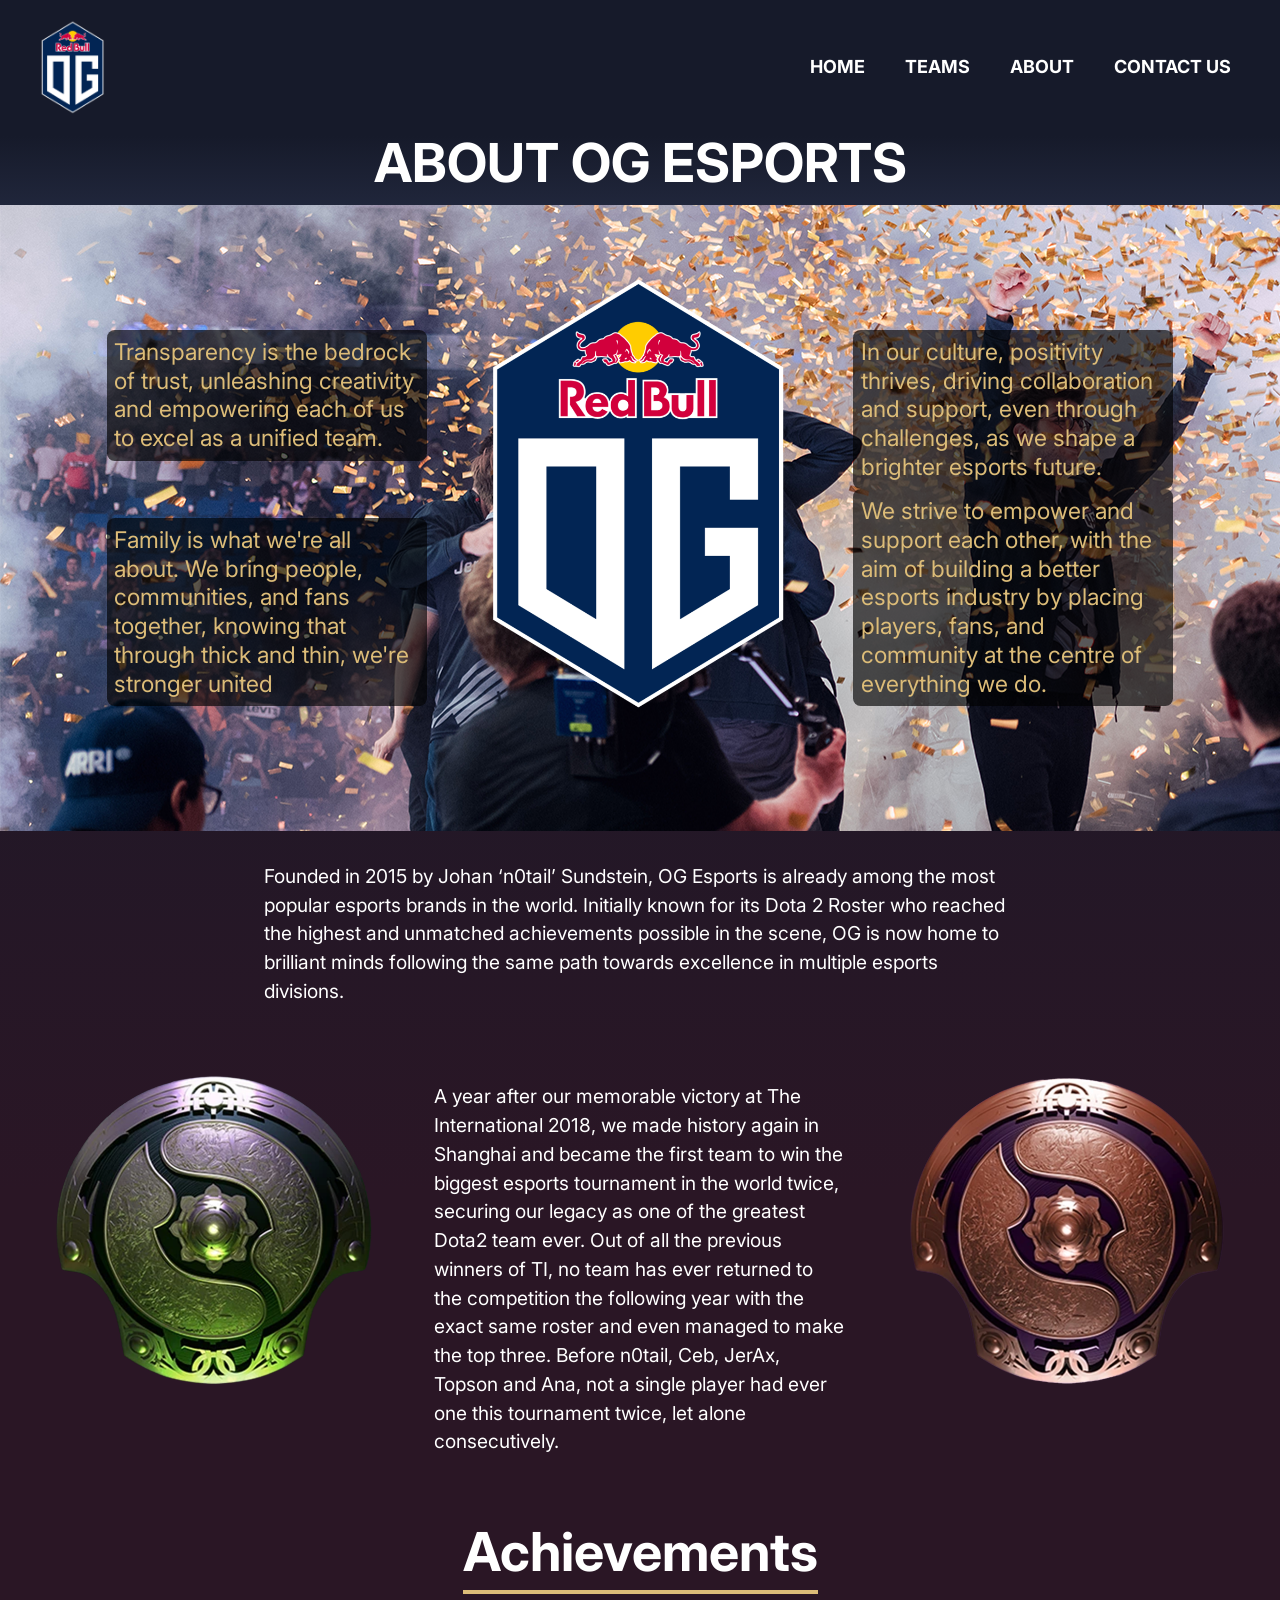
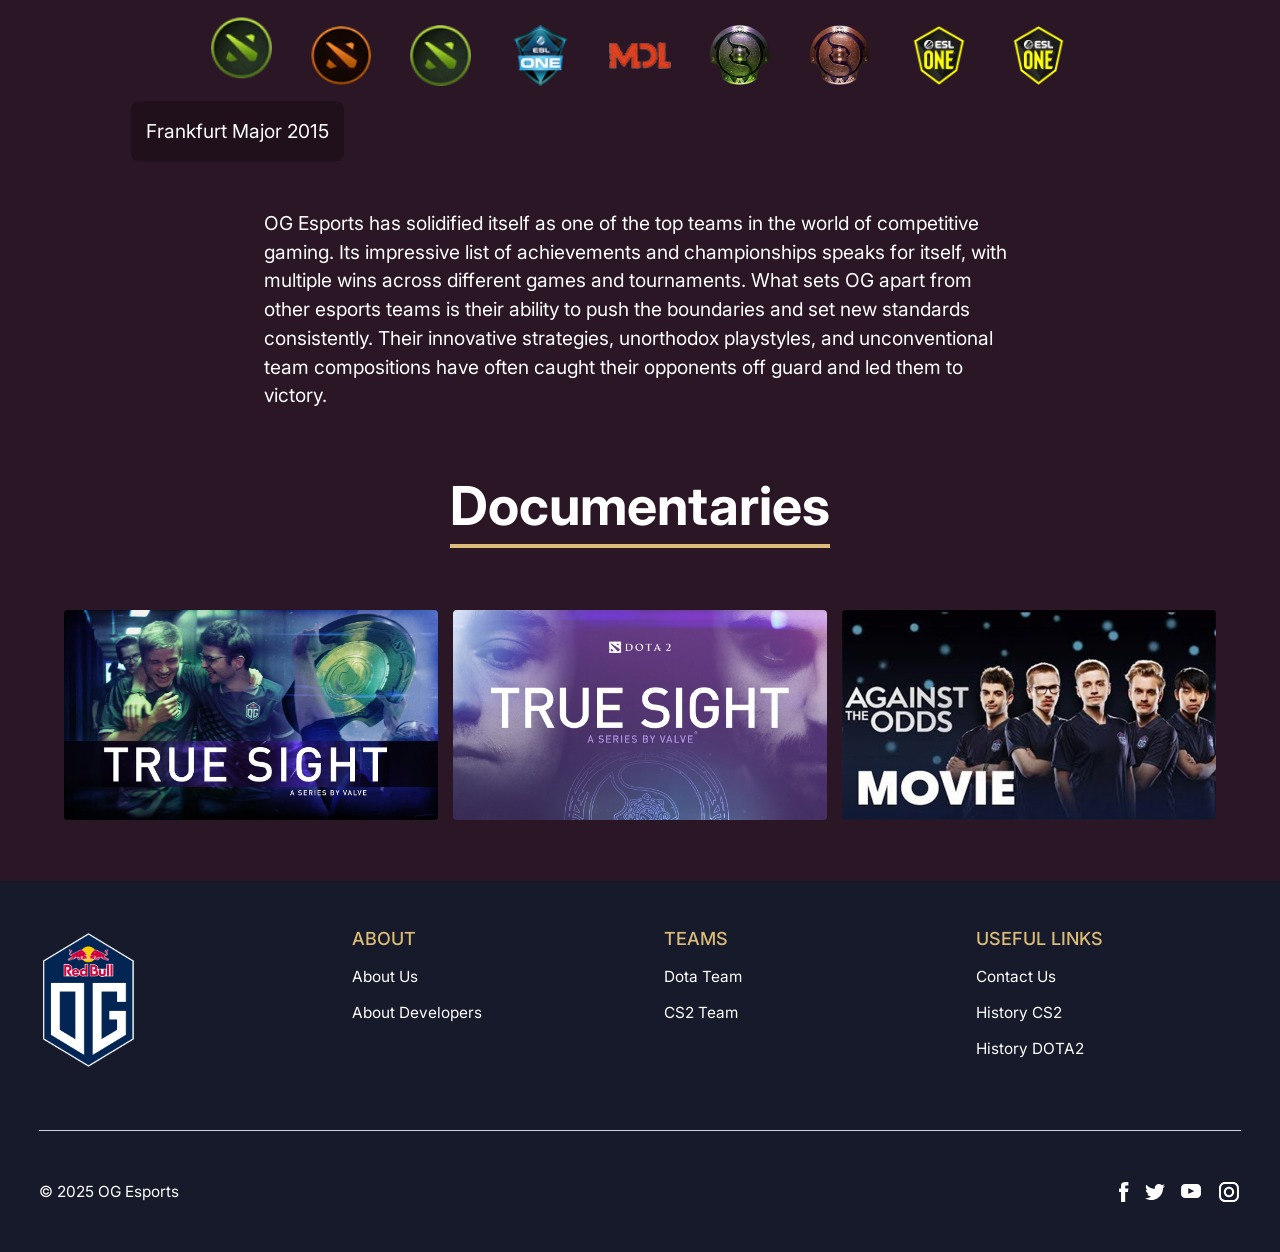
<file: about.html>
<!DOCTYPE html>
<html lang="en">
<head>
    <meta charset="UTF-8">
    <meta name="viewport" content="width=device-width, initial-scale=1.0">
    <title>About Us</title>
    <link rel="stylesheet" href="style.css">
    <link rel="icon" type="image/x-icon" href="media/og_logo_square_small.png">
</head>
<body class="preload">
    <div class="wrapper">
        <header id="header" class="header">
            <div class="header__container">
                <a href="index.html" class="header__logo">
                    <img src="media/og_logo_2020.png" alt="logo">
                </a>
                <nav class="header__navbar navbar-header">
                    <ul class="navbar-header__list list-navbar-header">
                        <li class="list-navbar-header__item">
                            <a href="./index.html" class="list-navbar-header__link">Home</a>
                        </li>
                        <li class="list-navbar-header__item">
                            <a href="./teams_frontpage.html" class="list-navbar-header__link">Teams</a>
                        </li>
                        <li class="list-navbar-header__item">
                            <span class="list-navbar-header__link">About</span>
                            <ul class="header__bottom-list">
                                <li class="header__bottom-list-item">
                                    <a class="header__bottom-list-link" href="./about.html">About Us</a>
                                </li>
                                <li class="header__bottom-list-item">
                                    <a class="header__bottom-list-link" href="aboutDevelopers.html">About Devs</a>
                                </li>
                                <li class="header__bottom-list-item">
                                    <a class="header__bottom-list-link" href="./history_cs.html">History CS2</a>
                                </li>
                                <li class="header__bottom-list-item">
                                    <a class="header__bottom-list-link" href="./history.html">History DOTA2</a>
                                </li>
                            </ul>
                        </li>
                        <li class="list-navbar-header__item">
                            <a href="./contacts.html" class="list-navbar-header__link">Contact us</a>
                        </li>
                    </ul>
                </nav>
                <button class="icon-menu"><span></span></button>
            </div>
        </header>
    
        <main>
            <header id="about_header">
                <h1>About OG Esports</h1>
                </header>
                <div id="about_top_wrap">
                    <div id="about_top_side_left">
                        <p>Transparency is the bedrock of trust, unleashing creativity and empowering each of us to excel as a unified team.</p>
                        <p>Family is what we're all about. We bring people, communities, and fans together, knowing that through thick and thin, we're stronger united</p>
                    </div>
                    <img src="media/og_logo_2020.png" alt="">
                    <div id="about_top_side_right">
                        <p>In our culture, positivity thrives, driving collaboration and support, even through challenges, as we shape a brighter esports future.</p>
                        <p>We strive to empower and support each other, with the aim of building a better esports industry by placing players, fans, and community at the centre of everything we do.</p>
                    </div>
                </div>
                <div class="main_gradient">
                <div id="about_mid_wrap">
                    <p>Founded in 2015 by Johan ‘n0tail’ Sundstein, OG Esports is already among the most popular esports brands in the world. Initially known for its Dota 2 Roster who reached the highest and unmatched achievements possible in the scene, OG is now home to brilliant minds following the same path towards excellence in multiple esports divisions.</p>
                    <div id="about_mid_inner_wrap">
                        <img src="media/aegis8.png" alt="">
                        <p>A year after our memorable victory at The International 2018, we made history again in Shanghai and became the first team to win the biggest esports tournament in the world twice, securing our legacy as one of the greatest Dota2 team ever. Out of all the previous winners of TI, no team has ever returned to the competition the following year with the exact same roster and even managed to make the top three. Before n0tail, Ceb, JerAx, Topson and Ana, not a single player had ever one this tournament twice, let alone consecutively.</p>
                        <img src="media/aegis9.png" alt="">
                    </div>
                    <div class="history_title">
                        <h2>Achievements</h2>
                    </div>
                    <div id="achievements_wrap">
                        <div>
                            <img src="media/major_1.png" alt="" class="achievements_img" id="about_image_first">
                            <p class="achievements_dropdown">Frankfurt Major 2015</p>
                        </div>
                        <div>
                            <img src="media/major_2.png" alt="" class="achievements_img">
                            <p class="achievements_dropdown">Manila Major 2016</p>
                        </div>
                        <div>
                            <img src="media/major_1.png" alt="" class="achievements_img">
                            <p class="achievements_dropdown">Boston Major 2016</p>
                        </div>
                        <div>
                            <img src="media/major_3.png" alt="" class="achievements_img">
                            <p class="achievements_dropdown">Kiyv Major 2017</p>
                        </div>
                        <div>
                            <img src="media/mdl.png" alt="" class="achievements_img">
                            <p class="achievements_dropdown">MDL Macau 2017</p>
                        </div>
                        <div>
                            <img src="media/aegis8.png" alt="" class="achievements_img">
                            <p class="achievements_dropdown">The international 2018</p>
                        </div>
                        <div>
                            <img src="media/aegis9.png" alt="" class="achievements_img">
                            <p class="achievements_dropdown">The international 2019</p>
                        </div>
                        <div>
                            <img src="media/ESL_One.png" alt="" class="achievements_img">
                            <p class="achievements_dropdown">ESL One Stockholm Major 2022</p>
                        </div>
                        <div>
                            <img src="media/ESL_One.png" alt="" class="achievements_img">
                            <p class="achievements_dropdown">ESL One Malaysia 2022</p>
                        </div>
                    </div>
                    <p>OG Esports has solidified itself as one of the top teams in the world of competitive gaming. Its impressive list of achievements and championships speaks for itself, with multiple wins across different games and tournaments. What sets OG apart from other esports teams is their ability to push the boundaries and set new standards consistently. Their innovative strategies, unorthodox playstyles, and unconventional team compositions have often caught their opponents off guard and led them to victory.

</p>
                    <div class="history_title">
                        <h2>Documentaries</h2>
                    </div>
                    <div id="doc_wrap">
                        <a href="https://www.youtube.com/watch?v=Bv4CqIxqTMA"><img src="media/ts1.jpg" alt=""></a>
                        <a href="https://www.youtube.com/watch?v=ceQ2XFS1tUo"><img src="media/ts2.jpg" alt=""></a>
                        <a href="https://www.youtube.com/watch?v=bdgTa9ni4S8"><img src="media/ts3.jpg" alt=""></a>
                    </div>
                </div>
            </div>
        </main>
    
        <footer class="footer">
            <div class="footer__container">
                <div class="footer__top top-footer">
                    <div class="top-footer__items">
                        <a href="index.html" class="top-footer__logo">
                            <img src="media/og_logo_2020.png" alt="logo">
                        </a>
                        <div class="top-footer__item">
                            <h4 class="top-footer__title">about</h4>
                            <ul class="top-footer__list list-top-footer">
                                <li class="list-top-footer__item">
                                    <a href="./about.html" class="list-top-footer__link">about us</a>
                                </li>
                                <li class="list-top-footer__item">
                                    <a href="aboutDevelopers.html" class="list-top-footer__link">about developers</a>
                                </li>
                            </ul>
                        </div>
                        <div class="top-footer__item">
                            <h4 class="top-footer__title">teams</h4>
                            <ul class="top-footer__list list-top-footer">
                                <li class="list-top-footer__item">
                                    <a href="./teams_dota2.html" class="list-top-footer__link">dota team</a>
                                </li>
                                <li class="list-top-footer__item">
                                    <a href="./teams_cs2.html" class="list-top-footer__link">CS2 team</a>
                                </li>
                            </ul>
                        </div>
                        <div class="top-footer__item">
                            <h4 class="top-footer__title">useful links</h4>
                            <ul class="top-footer__list list-top-footer">
                                <li class="list-top-footer__item">
                                    <a href="./contacts.html" class="list-top-footer__link">Contact us</a>
                                </li>
                                <li class="list-top-footer__item">
                                    <a href="./history_cs.html" class="list-top-footer__link">History CS2</a>
                                </li>
                                <li class="list-top-footer__item">
                                    <a href="./history.html" class="list-top-footer__link">History DOTA2</a>
                                </li>
                            </ul>
                        </div>
                    </div>
                </div>
                <div class="footer__bottom bottom-footer">
                    <div class="bottom-footer__privacy">&copy; 2025 OG Esports</div>
                    <ul class="bottom-footer__list list-bottom-footer">
                        <li class="list-bottom-footer__item">
                            <a href="https://www.facebook.com/OGDota2/" class="list-bottom-footer__link">
                                <img src="media/facebook.svg" alt="facebook">
                            </a>
                        </li>
                        <li class="list-bottom-footer__item">
                            <a href="https://x.com/ogesports" class="list-bottom-footer__link">
                                <img src="media/twitter.svg" alt="twitter">
                            </a>
                        </li>
                        <li class="list-bottom-footer__item">
                            <a href="https://www.youtube.com/channel/UC0lxu2TmzhqJBkYvqTXVAsw" class="list-bottom-footer__link">
                                <img src="media/youtube.svg" alt="youtube">
                            </a>
                        </li>
                        <li class="list-bottom-footer__item">
                            <a href="https://www.instagram.com/ogesports/" class="list-bottom-footer__link">
                                <img src="media/instagram.svg" alt="instagram">
                            </a>
                        </li>
                    </ul>
                </div>
            </div>
        </footer>
    </div>
    <script src="script.js" defer></script>
</body>
</html>
</file>
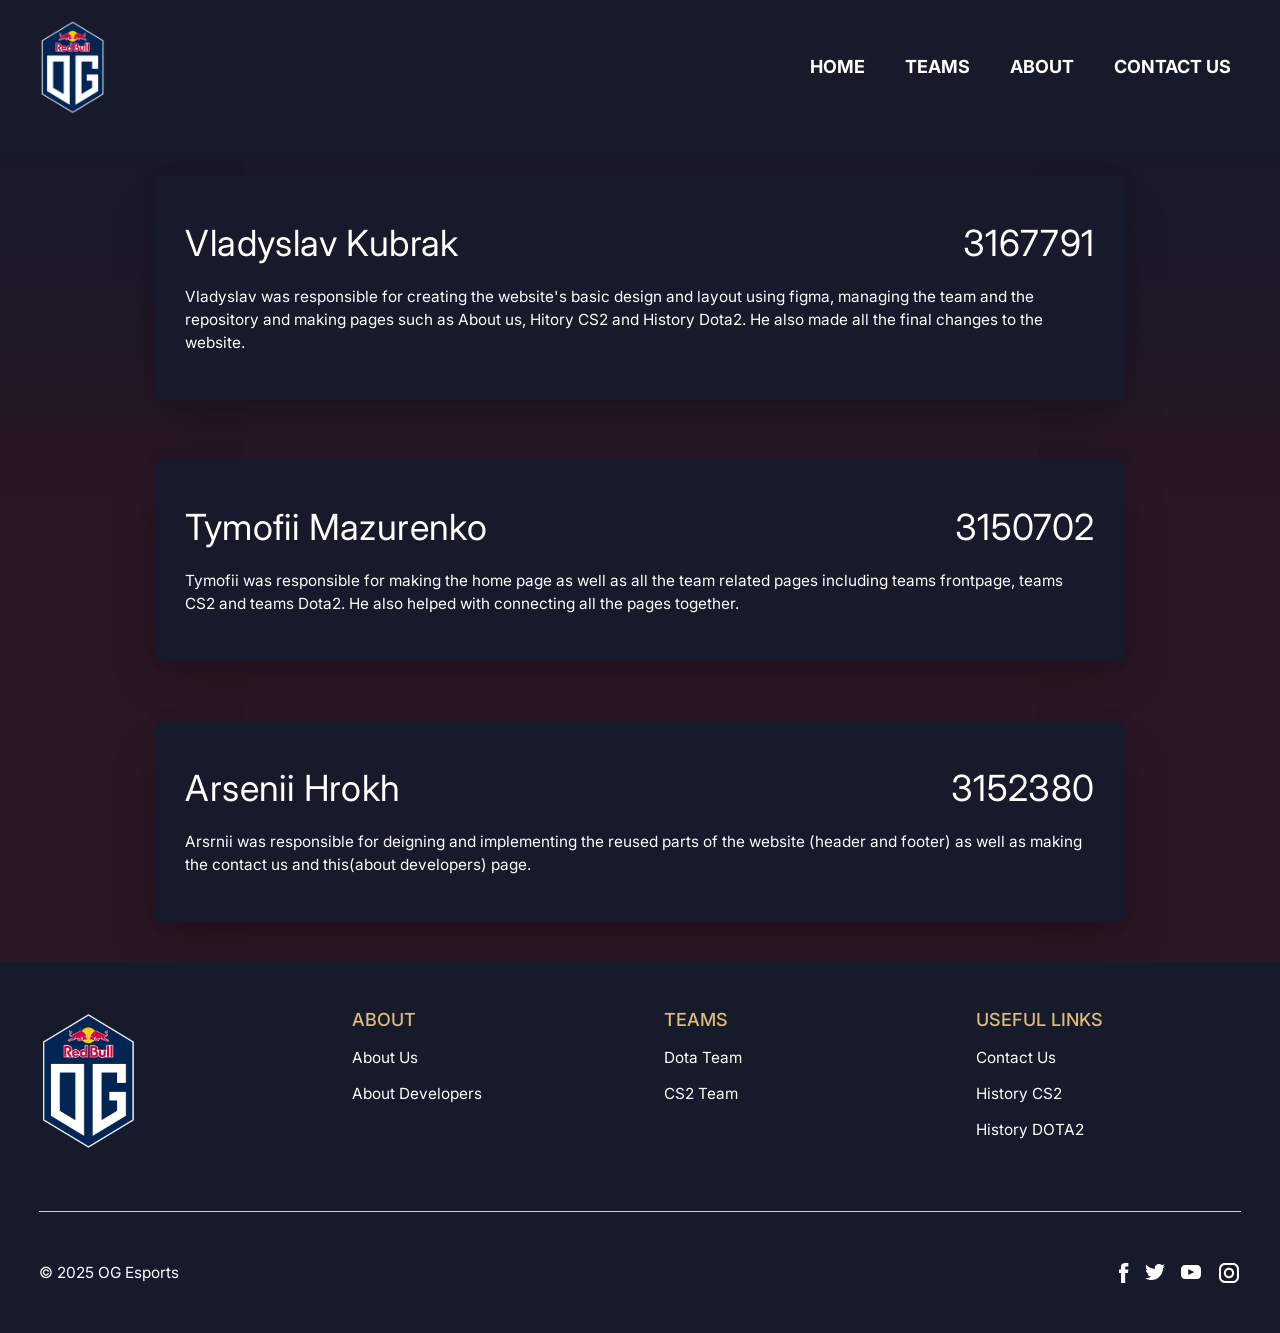
<file: aboutDevelopers.html>
<!DOCTYPE html>
<html lang="en">
<head>
    <meta charset="UTF-8">
    <meta name="viewport" content="width=device-width, initial-scale=1.0">
    <title>Home</title>
    <link rel="stylesheet" href="style.css">
    <link rel="icon" type="image/x-icon" href="media/og_logo_square_small.png">

</head>
<body class="preload">
    <div class="wrapper">
        <header id="header" class="header">
            <div class="header__container">
                <a href="index.html" class="header__logo">
                    <img src="media/og_logo_2020.png" alt="logo">
                </a>
                <nav class="header__navbar navbar-header">
                    <ul class="navbar-header__list list-navbar-header">
                        <li class="list-navbar-header__item">
                            <a href="./index.html" class="list-navbar-header__link">Home</a>
                        </li>
                        <li class="list-navbar-header__item">
                            <a href="./teams_frontpage.html" class="list-navbar-header__link">Teams</a>
                        </li>
                        <li class="list-navbar-header__item">
                            <span class="list-navbar-header__link">About</span>
                            <ul class="header__bottom-list">
                                <li class="header__bottom-list-item">
                                    <a class="header__bottom-list-link" href="./about.html">About Us</a>
                                </li>
                                <li class="header__bottom-list-item">
                                    <a class="header__bottom-list-link" href="aboutDevelopers.html">About Devs</a>
                                </li>
                                <li class="header__bottom-list-item">
                                    <a class="header__bottom-list-link" href="./history_cs.html">History CS2</a>
                                </li>
                                <li class="header__bottom-list-item">
                                    <a class="header__bottom-list-link" href="./history.html">History DOTA2</a>
                                </li>
                            </ul>
                        </li>
                        <li class="list-navbar-header__item">
                            <a href="./contacts.html" class="list-navbar-header__link">Contact us</a>
                        </li>
                    </ul>
                </nav>
                <button class="icon-menu"><span></span></button>
            </div>
        </header>
    
        <main>
            <div class="main_gradient">
                <section class="developers">
                    <div class="developers__container">
                        <div class="developers__item">
                            <div class="developers_wrap">
                                <h2 class="developers__title">Vladyslav Kubrak</h2>
                                <h2 class="developers__title">3167791</h2>
                            </div>
                            <div class="developers__text">
                                <p>Vladyslav was responsible for creating the website's basic design and layout using figma, managing the team and the repository and making pages such as About us, Hitory CS2 and History Dota2. He also made all the final changes to the website.</p>
                            </div>
                        </div>
                        <div class="developers__item">
                            <div class="developers_wrap">
                                <h2 class="developers__title">Tymofii Mazurenko</h2>
                                <h2 class="developers__title">3150702</h2>
                            </div>
                            <div class="developers__text">
                                <p>Tymofii was responsible for making the home page as well as all the team related pages including teams frontpage, teams CS2 and teams Dota2. He also helped with connecting all the pages together.</p>
                            </div>
                        </div>
                        <div class="developers__item">
                            <div class="developers_wrap">
                                <h2 class="developers__title">Arsenii Hrokh</h2>
                                <h2 class="developers__title">3152380</h2>
                            </div>
                            <div class="developers__text">
                                <p>Arsrnii was responsible for deigning and implementing the reused parts of the website (header and footer) as well as making the contact us and this(about developers) page.</p>
                            </div>
                        </div>
                    </div>
                </section>
            </div>
        </main>
    
        <footer class="footer">
            <div class="footer__container">
                <div class="footer__top top-footer">
                    <div class="top-footer__items">
                        <a href="index.html" class="top-footer__logo">
                            <img src="media/og_logo_2020.png" alt="logo">
                        </a>
                        <div class="top-footer__item">
                            <h4 class="top-footer__title">about</h4>
                            <ul class="top-footer__list list-top-footer">
                                <li class="list-top-footer__item">
                                    <a href="./about.html" class="list-top-footer__link">about us</a>
                                </li>
                                <li class="list-top-footer__item">
                                    <a href="aboutDevelopers.html" class="list-top-footer__link">about developers</a>
                                </li>
                            </ul>
                        </div>
                        <div class="top-footer__item">
                            <h4 class="top-footer__title">teams</h4>
                            <ul class="top-footer__list list-top-footer">
                                <li class="list-top-footer__item">
                                    <a href="./teams_dota2.html" class="list-top-footer__link">dota team</a>
                                </li>
                                <li class="list-top-footer__item">
                                    <a href="./teams_cs2.html" class="list-top-footer__link">CS2 team</a>
                                </li>
                            </ul>
                        </div>
                        <div class="top-footer__item">
                            <h4 class="top-footer__title">useful links</h4>
                            <ul class="top-footer__list list-top-footer">
                                <li class="list-top-footer__item">
                                    <a href="./contacts.html" class="list-top-footer__link">Contact us</a>
                                </li>
                                <li class="list-top-footer__item">
                                    <a href="./history_cs.html" class="list-top-footer__link">History CS2</a>
                                </li>
                                <li class="list-top-footer__item">
                                    <a href="./history.html" class="list-top-footer__link">History DOTA2</a>
                                </li>
                            </ul>
                        </div>
                    </div>
                </div>
                <div class="footer__bottom bottom-footer">
                    <div class="bottom-footer__privacy">&copy; 2025 OG Esports</div>
                    <ul class="bottom-footer__list list-bottom-footer">
                        <li class="list-bottom-footer__item">
                            <a href="https://www.facebook.com/OGDota2/" class="list-bottom-footer__link">
                                <img src="media/facebook.svg" alt="facebook">
                            </a>
                        </li>
                        <li class="list-bottom-footer__item">
                            <a href="https://x.com/ogesports" class="list-bottom-footer__link">
                                <img src="media/twitter.svg" alt="twitter">
                            </a>
                        </li>
                        <li class="list-bottom-footer__item">
                            <a href="https://www.youtube.com/channel/UC0lxu2TmzhqJBkYvqTXVAsw" class="list-bottom-footer__link">
                                <img src="media/youtube.svg" alt="youtube">
                            </a>
                        </li>
                        <li class="list-bottom-footer__item">
                            <a href="https://www.instagram.com/ogesports/" class="list-bottom-footer__link">
                                <img src="media/instagram.svg" alt="instagram">
                            </a>
                        </li>
                    </ul>
                </div>
            </div>
        </footer>
    </div>
    <script src="script.js" defer></script>
</body>
</html>
</file>
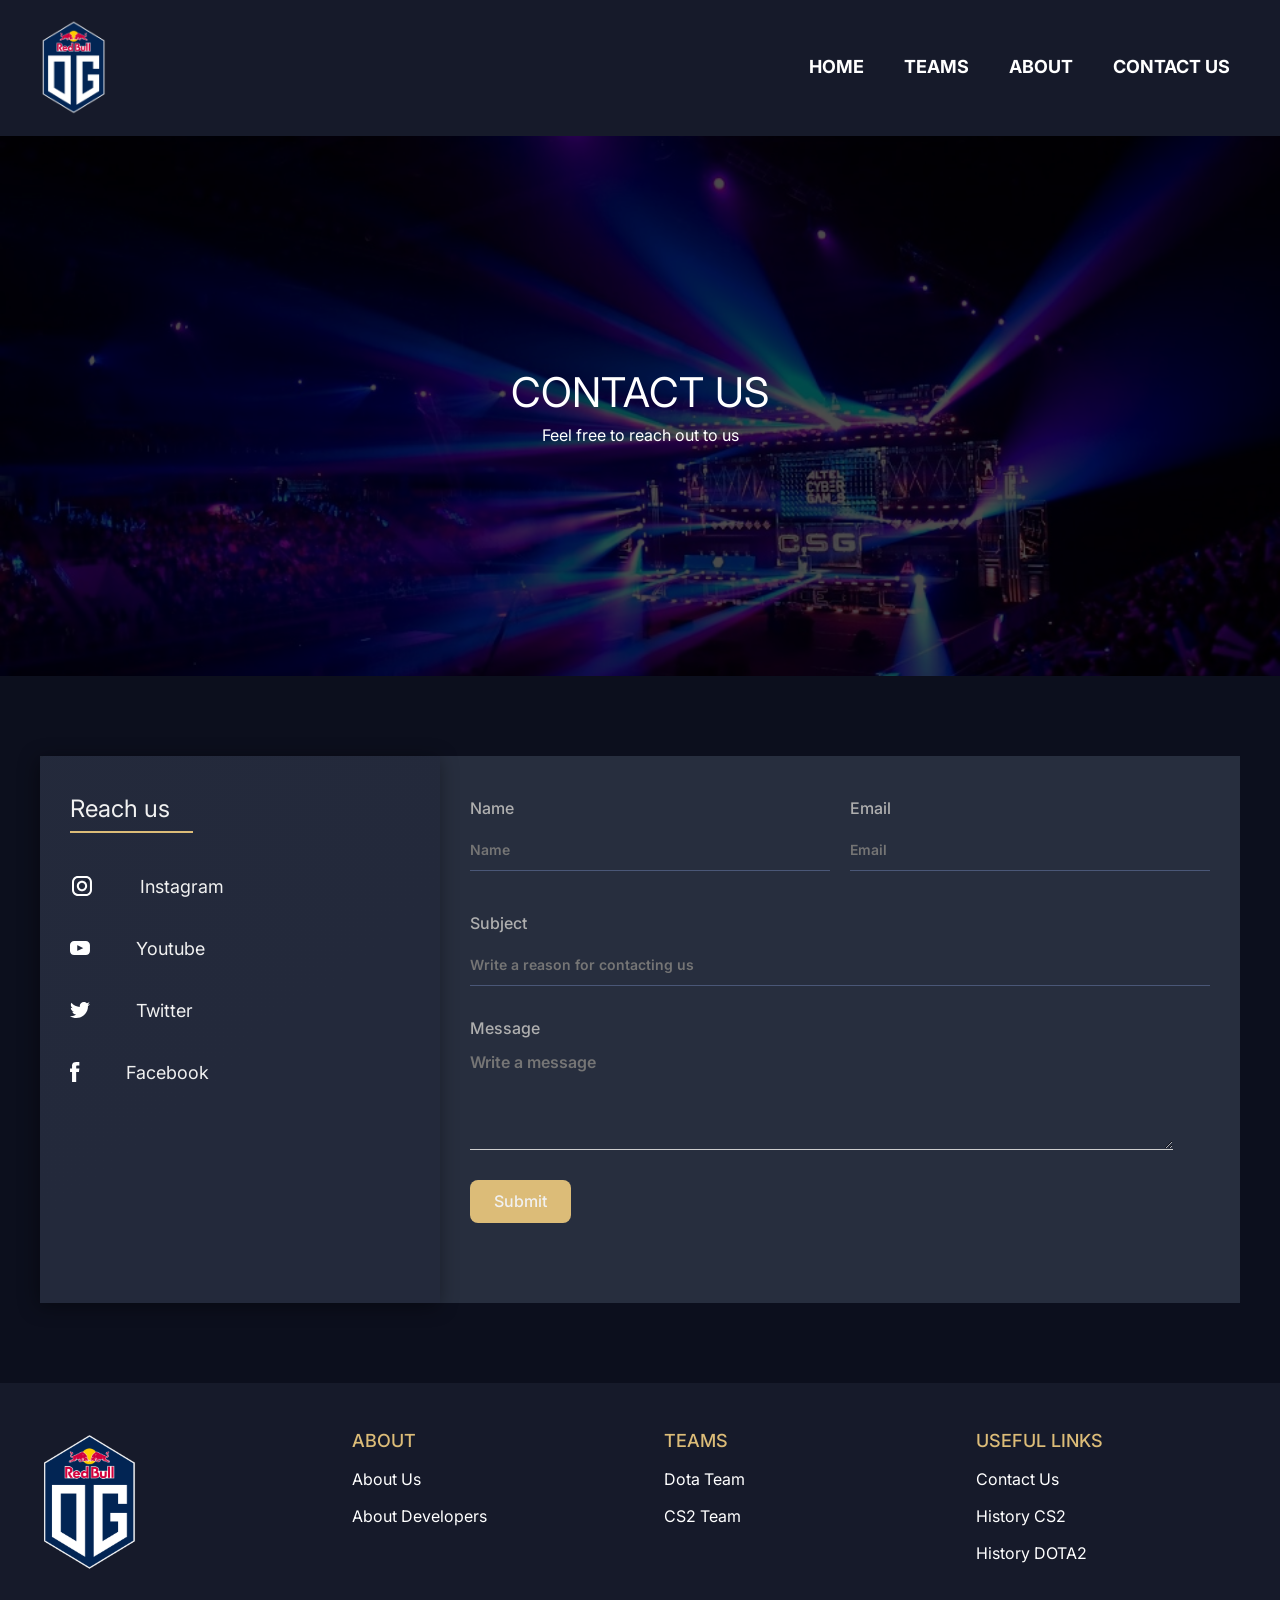
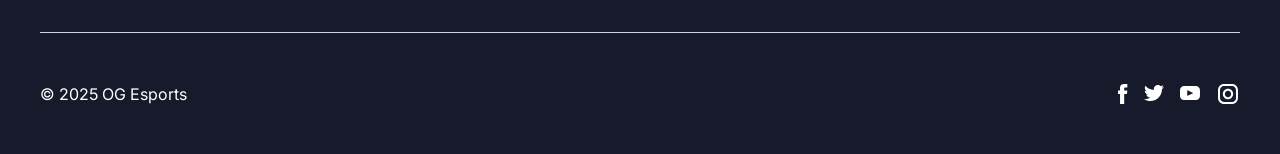
<file: contacts.html>
<!DOCTYPE html>
<html lang="en">
<head>
    <meta charset="UTF-8">
    <meta name="viewport" content="width=device-width, initial-scale=1.0">
    <title>Contacts</title>
    <link rel="stylesheet" href="style_contacts.css">
    <link rel="icon" type="image/x-icon" href="media/og_logo_square_small.png">
</head>
<body class="preload">
    <div class="wrapper">
        <header id="header" class="header">
            <div class="header__container">
                <a href="index.html" class="header__logo">
                    <img src="media/og_logo_2020.png" alt="logo">
                </a>
                <nav class="header__navbar navbar-header">
                    <ul class="navbar-header__list list-navbar-header">
                        <li class="list-navbar-header__item">
                            <a href="./index.html" class="list-navbar-header__link">Home</a>
                        </li>
                        <li class="list-navbar-header__item">
                            <a href="./teams_frontpage.html" class="list-navbar-header__link">Teams</a>
                        </li>
                        <li class="list-navbar-header__item">
                            <span class="list-navbar-header__link">About</span>
                            <ul class="header__bottom-list">
                                <li class="header__bottom-list-item">
                                    <a class="header__bottom-list-link" href="./about.html">About Us</a>
                                </li>
                                <li class="header__bottom-list-item">
                                    <a class="header__bottom-list-link" href="aboutDevelopers.html">About Devs</a>
                                </li>
                                <li class="header__bottom-list-item">
                                    <a class="header__bottom-list-link" href="./history_cs.html">History CS2</a>
                                </li>
                                <li class="header__bottom-list-item">
                                    <a class="header__bottom-list-link" href="./history.html">History DOTA2</a>
                                </li>
                            </ul>
                        </li>
                        <li class="list-navbar-header__item">
                            <a href="./contacts.html" class="list-navbar-header__link">Contact us</a>
                        </li>
                    </ul>
                </nav>
                <button class="icon-menu"><span></span></button>
            </div>
        </header>
    
        <main>
            <section class="contacts">
                <div class="contacts__wrapper">
                    <div class="contacts__container">
                        <h2 class="contacts__title">Contact us</h2>
                        <p class="contacts__text">Feel free to reach out to us</p>
                    </div>
                    <img class="contacts__bg" src="media/contacts-bg.jpg" alt="">
                </div>
                <form action="#" class="contacts__form form">
                    <div class="form__container">
                        <aside class="form__aside aside-form">
                            <h3 class="aside-form__title">Reach us</h3>
                            <ul class="aside-form__list">
                                <li class="aside-form__item item-aside-form">
                                    <div class="item-aside-form__box">
                                        <img src="media/instagram.svg" alt="">
                                        <a href="https://www.instagram.com/ogesports/" class="item-aside-form__link">Instagram</a>
                                    </div>
                                </li>
                                <li class="aside-form__item item-aside-form">
                                    <div class="item-aside-form__box">
                                        <img src="media/youtube.svg" alt="">
                                        <a href="https://www.youtube.com/@OGEsportsOfficial" class="item-aside-form__link">Youtube</a>
                                    </div>
                                </li>
                                <li class="aside-form__item item-aside-form">
                                    <div class="item-aside-form__box">
                                        <img src="media/twitter.svg" alt="">
                                        <a href="https://x.com/ogesports" class="item-aside-form__link">Twitter</a>       
                                    </div>
                                </li>
                                <li class="aside-form__item item-aside-form">
                                    <div class="item-aside-form__box">
                                        <img src="media/facebook.svg" alt="">
                                        <a href="https://www.facebook.com/OGDota2/" class="item-aside-form__link">Facebook</a>
                                    </div>
                                </li>
                            </ul>
                        </aside>
                        <div class="form__body body-form">
                            <div class="body-form__top top-body-form">
                                <div class="top-body-form__input">
                                    <label for="name">Name</label>
                                    <input type="text" id="name" name="userName" placeholder="Name">
                                </div>
                                <div class="top-body-form__input">
                                    <label for="email">Email</label>
                                    <input type="email" id="email" name="userEmail" placeholder="Email">
                                </div>
                            </div>
                            <div class="body-form__bottom bottom-body-form">
                                <div class="bottom-body-form__input">
                                    <label for="subject">Subject</label>
                                    <input type="text" id="subject" name="userSubject" placeholder="Write a reason for contacting us">
                                </div>
                                <div class="bottom-body-form__input">
                                    <label for="message">Message</label>
                                    <textarea name="userMessage" id="message" placeholder="Write a message"></textarea>
                                </div>
                                <button type="submit" class="bottom-body-form__btn">Submit</button>
                            </div>
                        </div>
                    </div>
                </form>
            </section>
        </main>
    
        <footer class="footer">
            <div class="footer__container">
                <div class="footer__top top-footer">
                    <div class="top-footer__items">
                        <a href="index.html" class="top-footer__logo">
                            <img src="media/og_logo_2020.png" alt="logo">
                        </a>
                        <div class="top-footer__item">
                            <h4 class="top-footer__title">about</h4>
                            <ul class="top-footer__list list-top-footer">
                                <li class="list-top-footer__item">
                                    <a href="./about.html" class="list-top-footer__link">about us</a>
                                </li>
                                <li class="list-top-footer__item">
                                    <a href="aboutDevelopers.html" class="list-top-footer__link">about developers</a>
                                </li>
                            </ul>
                        </div>
                        <div class="top-footer__item">
                            <h4 class="top-footer__title">teams</h4>
                            <ul class="top-footer__list list-top-footer">
                                <li class="list-top-footer__item">
                                    <a href="./teams_dota2.html" class="list-top-footer__link">dota team</a>
                                </li>
                                <li class="list-top-footer__item">
                                    <a href="./teams_cs2.html" class="list-top-footer__link">CS2 team</a>
                                </li>
                            </ul>
                        </div>
                        <div class="top-footer__item">
                            <h4 class="top-footer__title">useful links</h4>
                            <ul class="top-footer__list list-top-footer">
                                <li class="list-top-footer__item">
                                    <a href="./contacts.html" class="list-top-footer__link">Contact us</a>
                                </li>
                                <li class="list-top-footer__item">
                                    <a href="./history_cs.html" class="list-top-footer__link">History CS2</a>
                                </li>
                                <li class="list-top-footer__item">
                                    <a href="./history.html" class="list-top-footer__link">History DOTA2</a>
                                </li>
                            </ul>
                        </div>
                    </div>
                </div>
                <div class="footer__bottom bottom-footer">
                    <div class="bottom-footer__privacy">&copy; 2025 OG Esports</div>
                    <ul class="bottom-footer__list list-bottom-footer">
                        <li class="list-bottom-footer__item">
                            <a href="https://www.facebook.com/OGDota2/" class="list-bottom-footer__link">
                                <img src="media/facebook.svg" alt="facebook">
                            </a>
                        </li>
                        <li class="list-bottom-footer__item">
                            <a href="https://x.com/ogesports" class="list-bottom-footer__link">
                                <img src="media/twitter.svg" alt="twitter">
                            </a>
                        </li>
                        <li class="list-bottom-footer__item">
                            <a href="https://www.youtube.com/channel/UC0lxu2TmzhqJBkYvqTXVAsw" class="list-bottom-footer__link">
                                <img src="media/youtube.svg" alt="youtube">
                            </a>
                        </li>
                        <li class="list-bottom-footer__item">
                            <a href="https://www.instagram.com/ogesports/" class="list-bottom-footer__link">
                                <img src="media/instagram.svg" alt="instagram">
                            </a>
                        </li>
                    </ul>
                </div>
            </div>
        </footer>
    </div>
    <script src="script_contacts.js" defer></script>
</body>
</html>
</file>
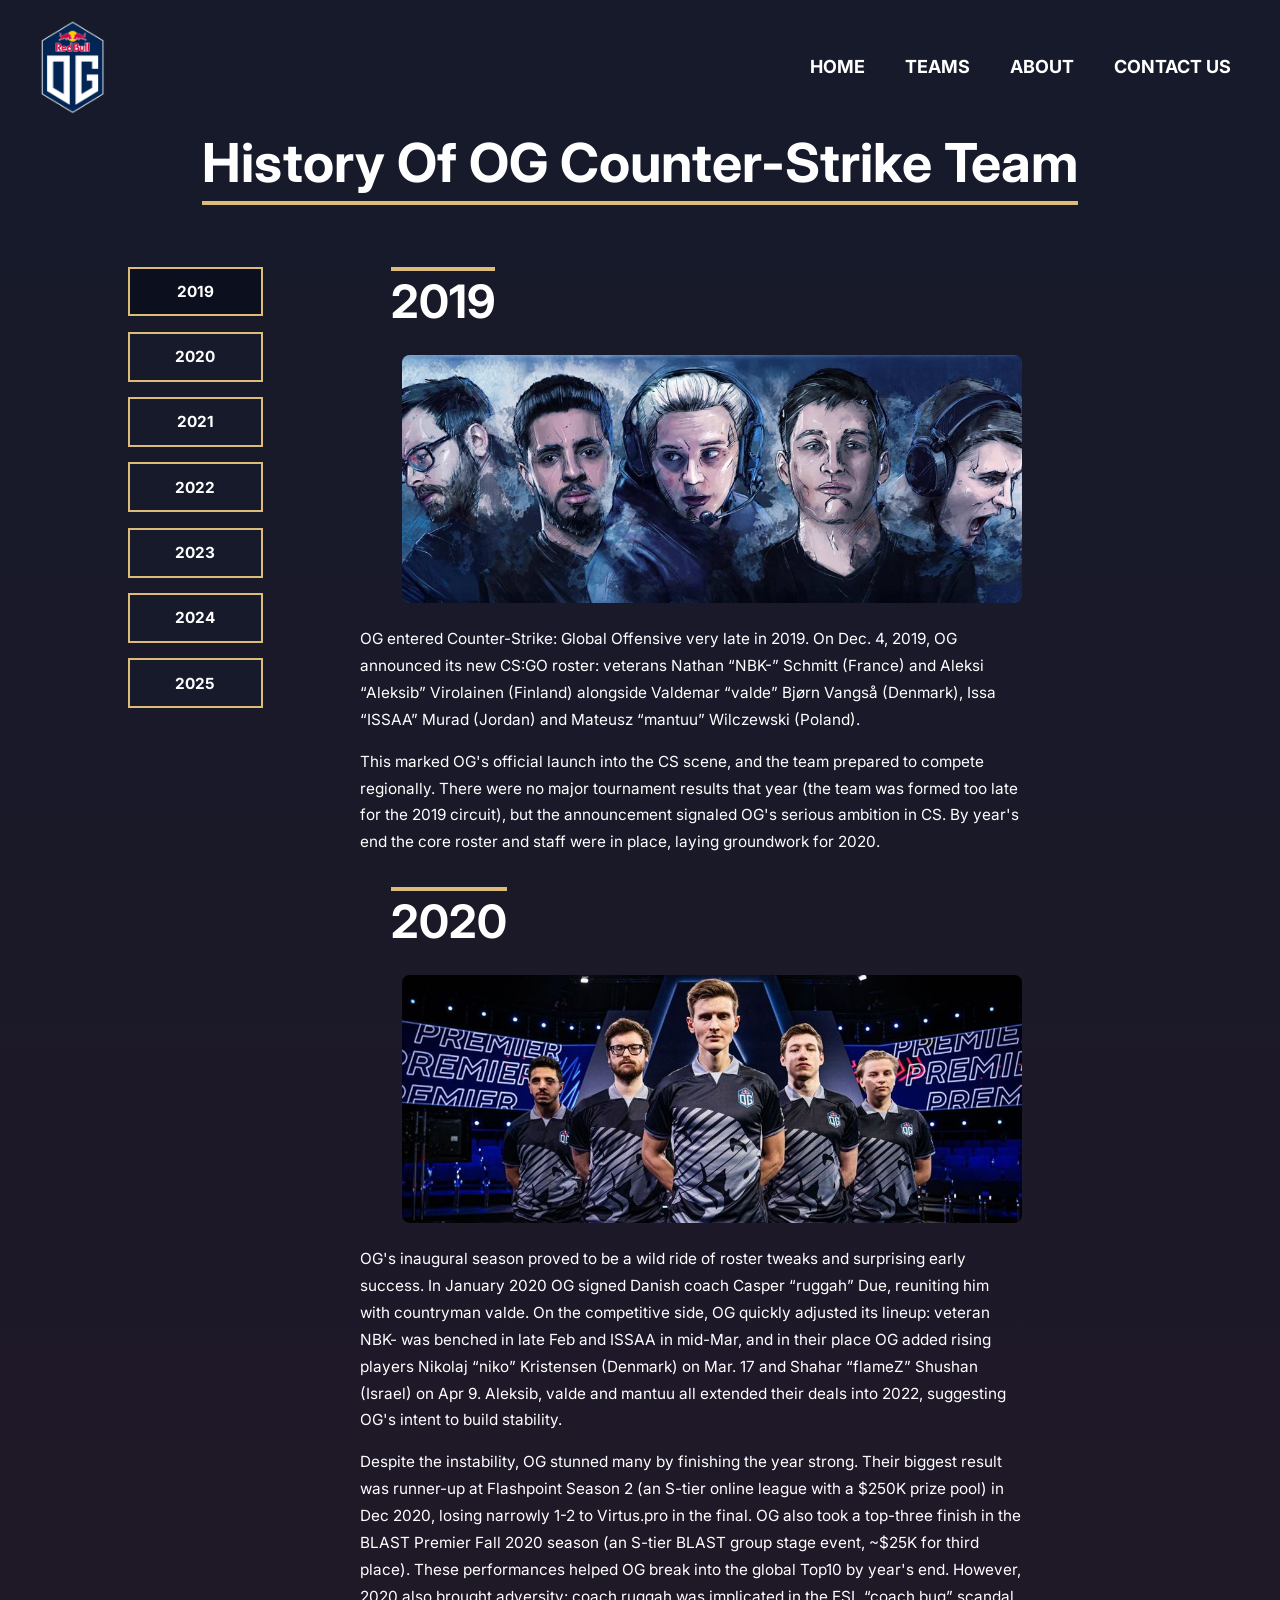
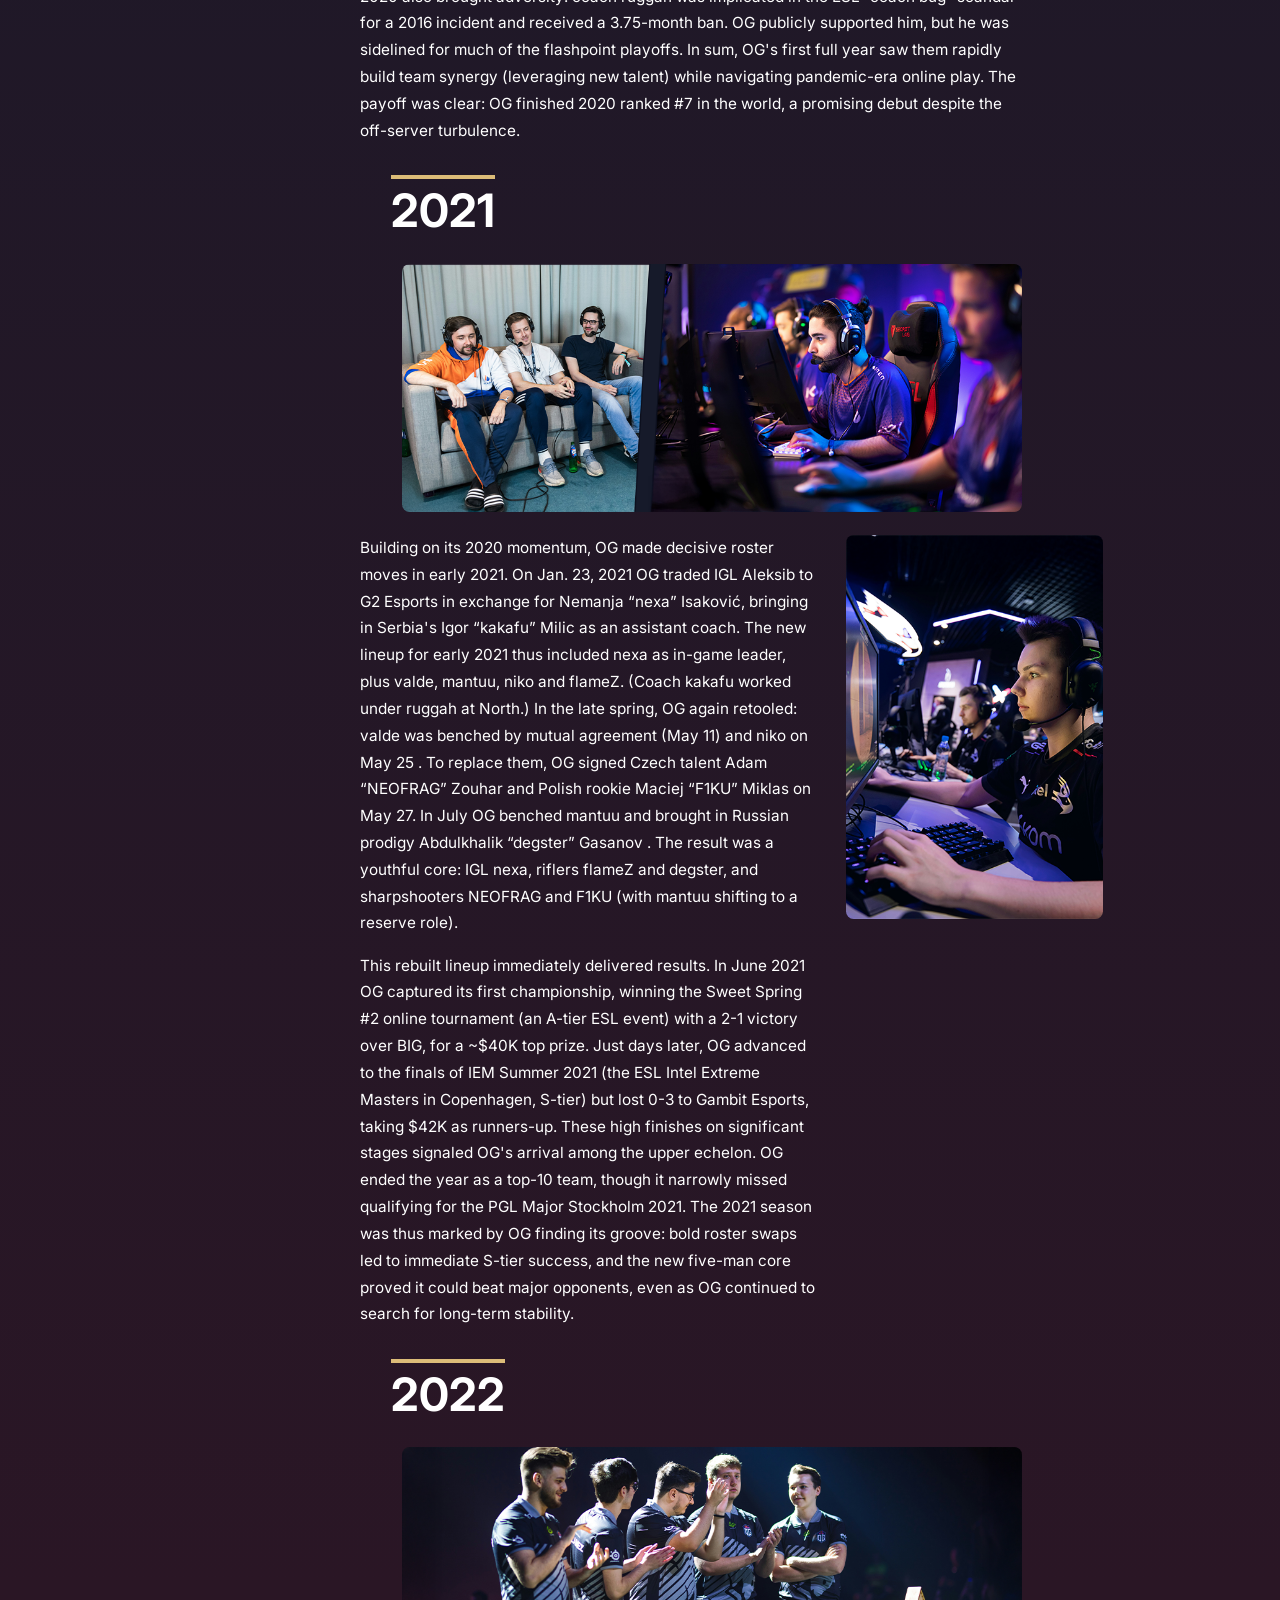
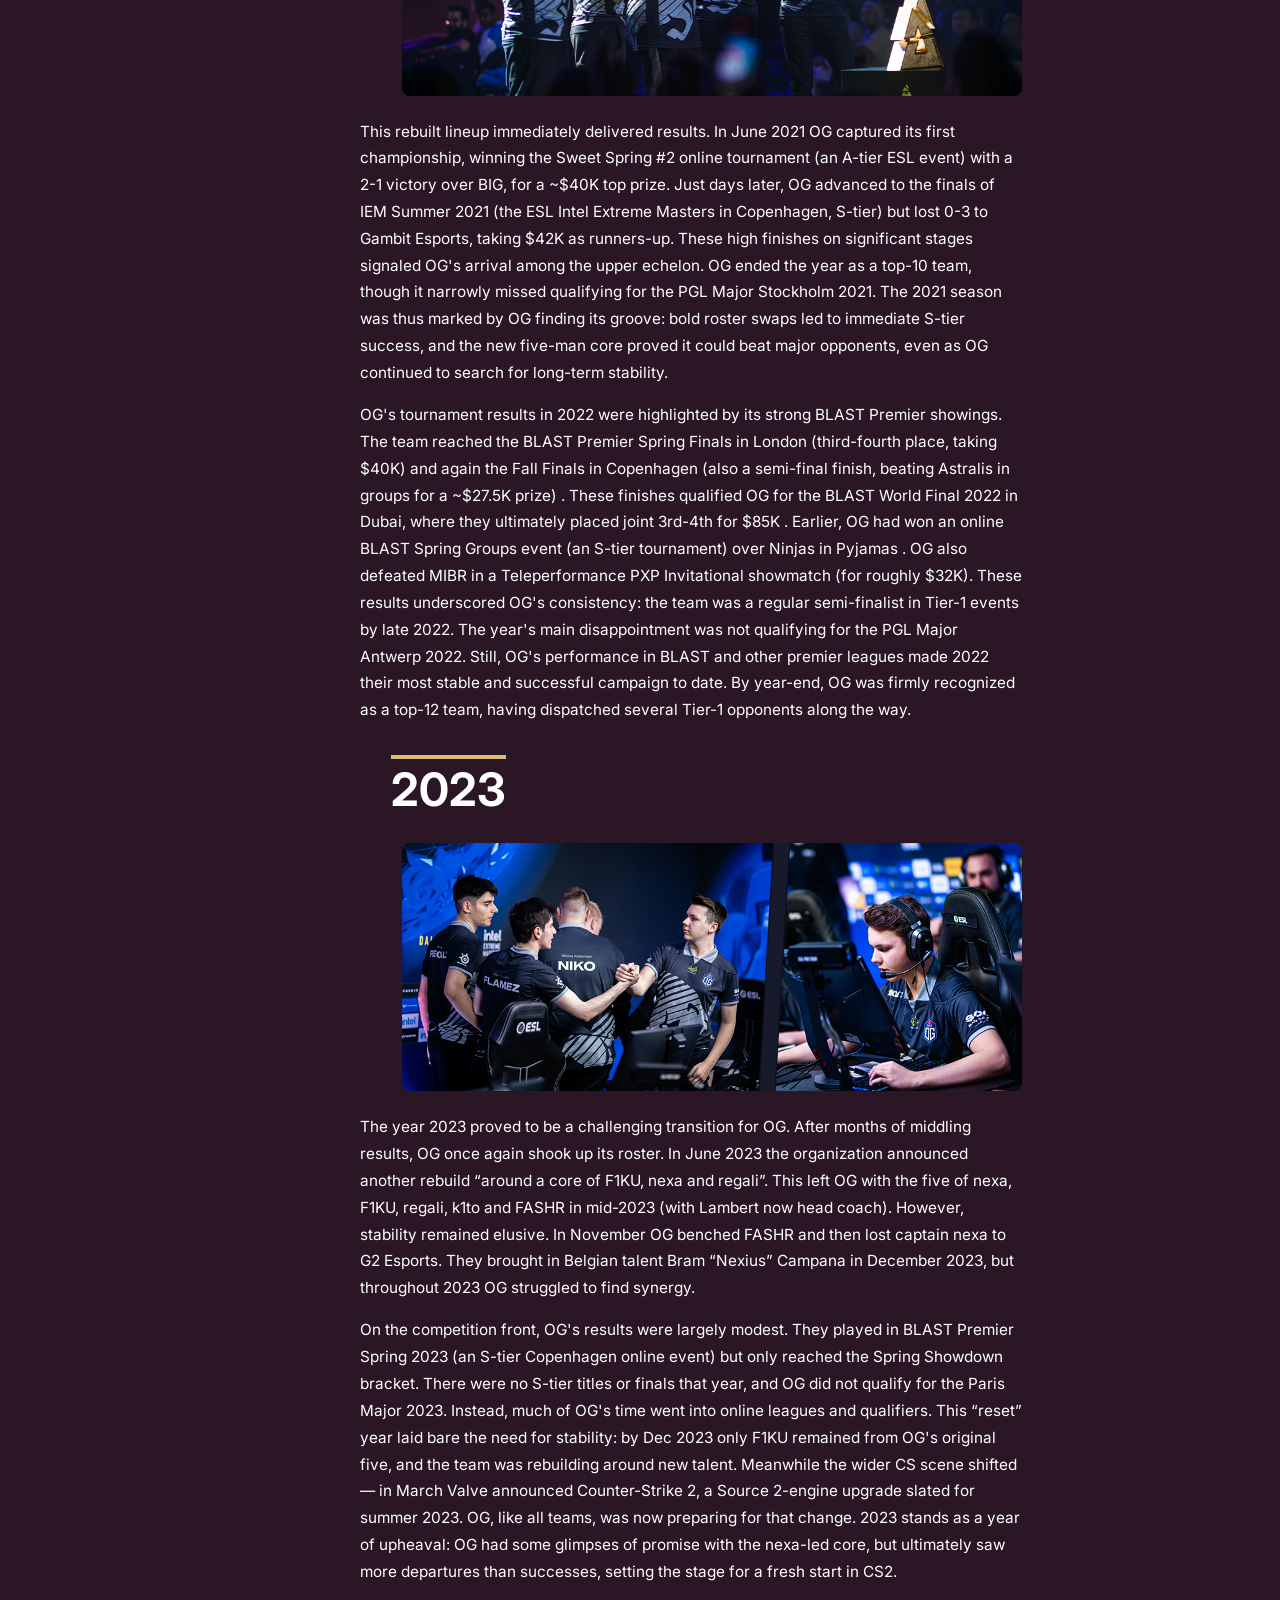
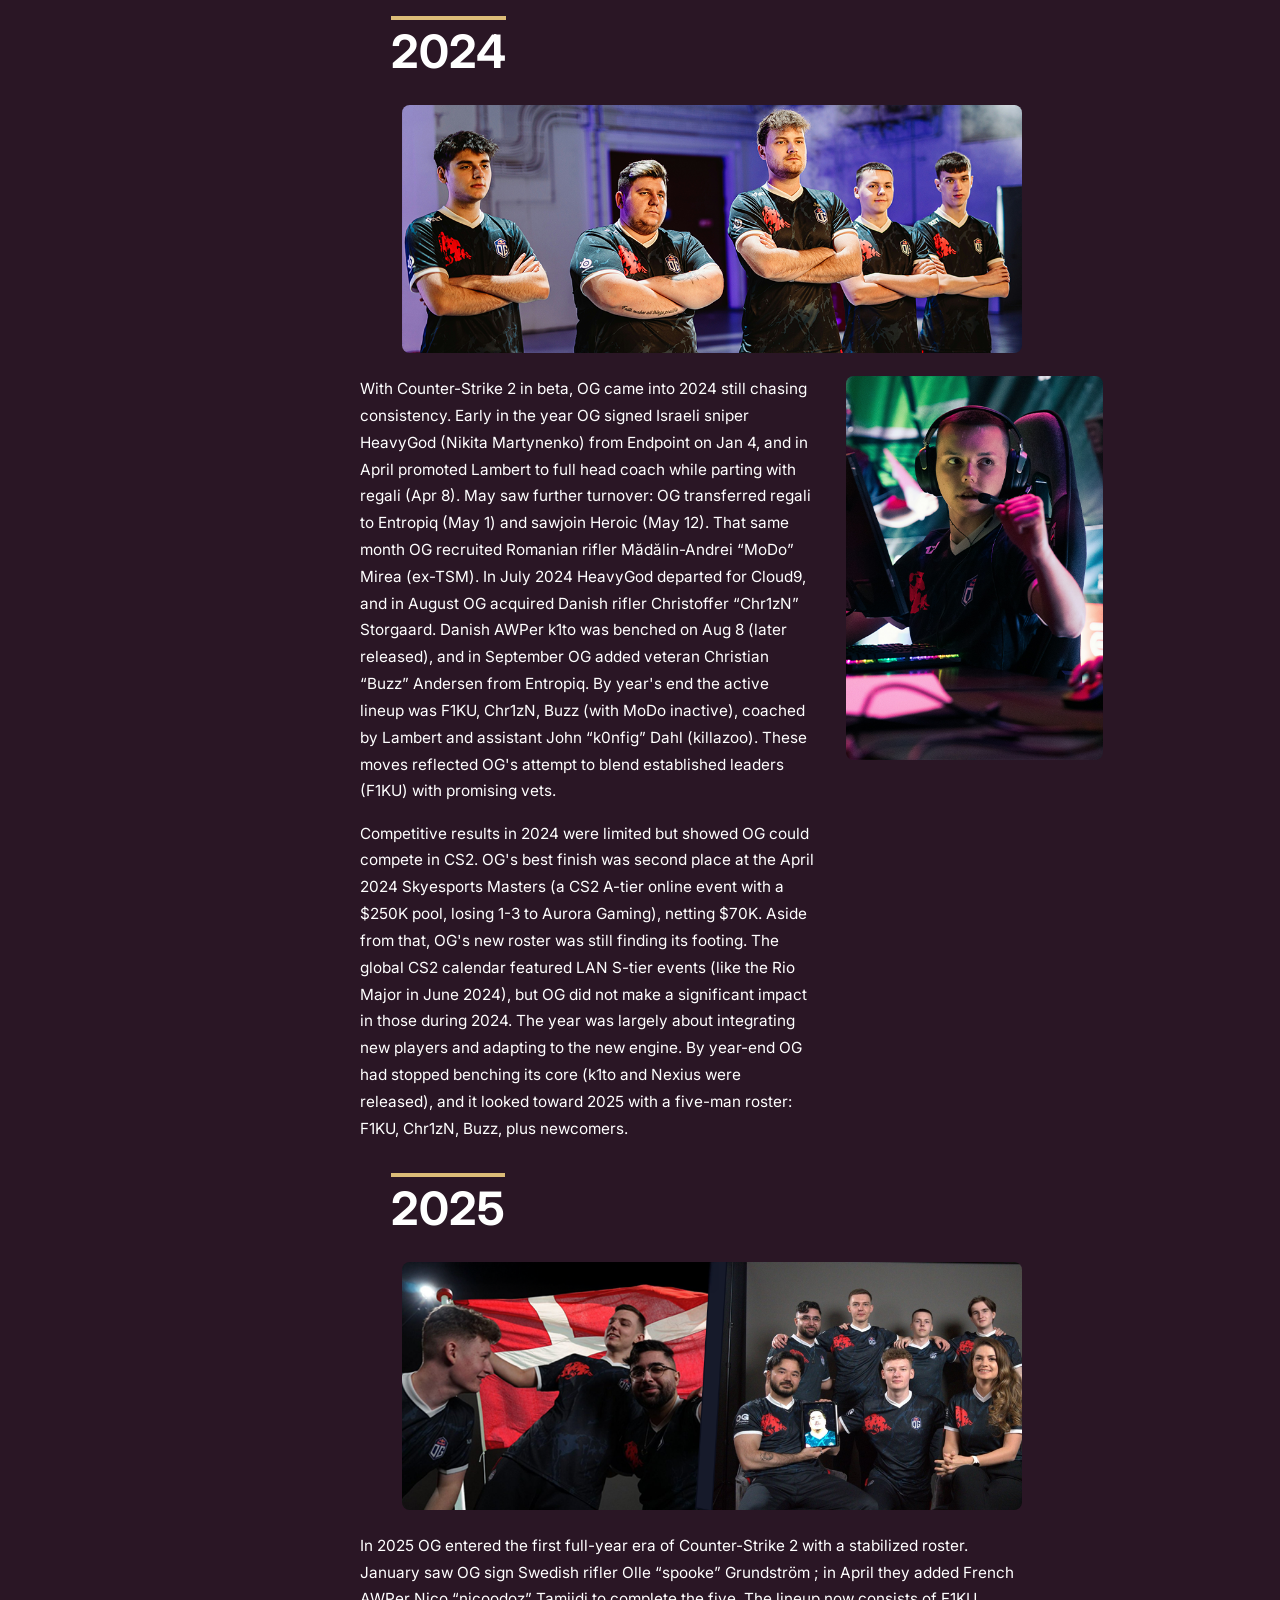
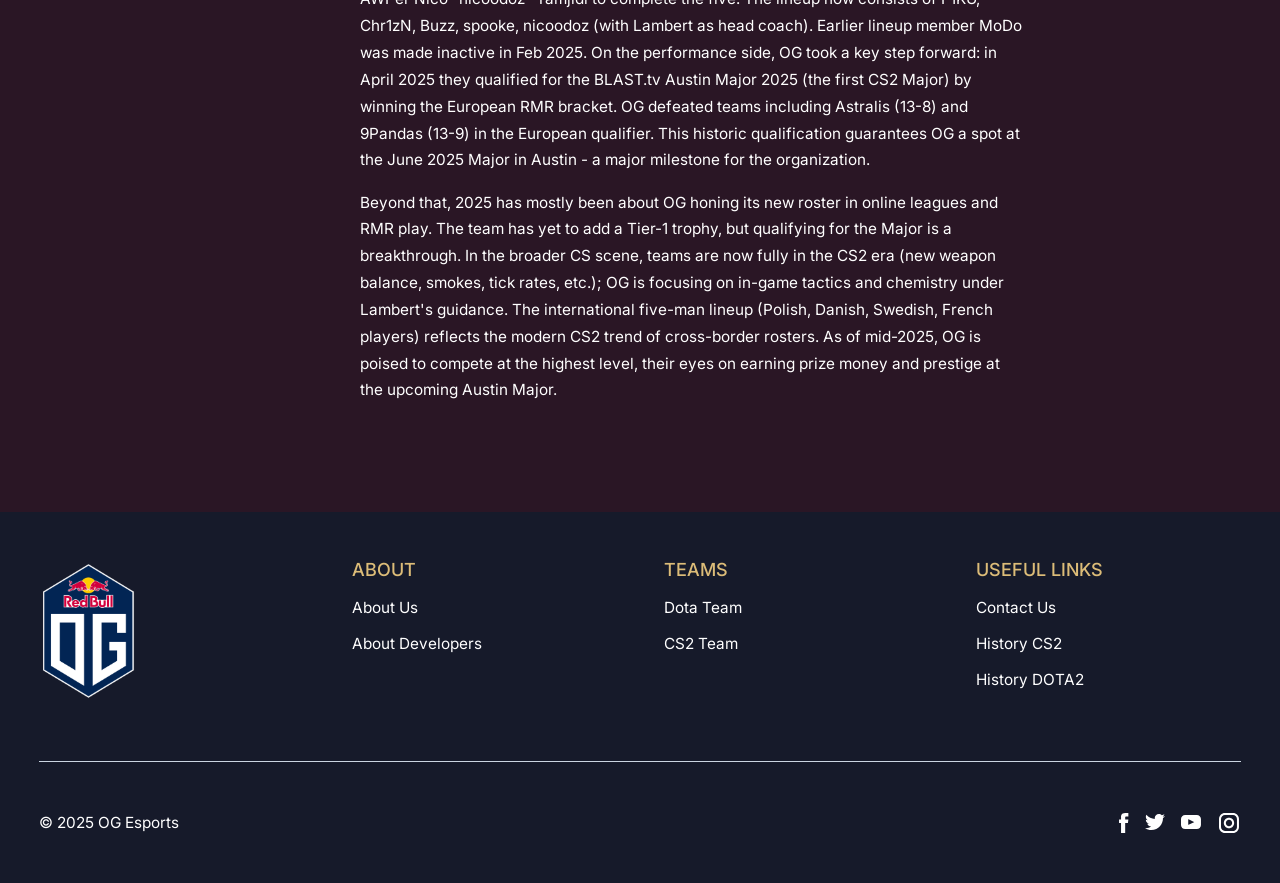
<file: history_cs.html>
<!DOCTYPE html>
<html lang="en">
<head>
    <meta charset="UTF-8">
    <meta name="viewport" content="width=device-width, initial-scale=1.0">
    <title>History | CS2</title>
    <link rel="stylesheet" href="style.css">
    <link rel="icon" type="image/x-icon" href="media/og_logo_square_small.png">
</head>
<body class="preload">
    <div class="wrapper">
        <header id="header" class="header">
            <div class="header__container">
                <a href="index.html" class="header__logo">
                    <img src="media/og_logo_2020.png" alt="logo">
                </a>
                <nav class="header__navbar navbar-header">
                    <ul class="navbar-header__list list-navbar-header">
                        <li class="list-navbar-header__item">
                            <a href="./index.html" class="list-navbar-header__link">Home</a>
                        </li>
                        <li class="list-navbar-header__item">
                            <a href="./teams_frontpage.html" class="list-navbar-header__link">Teams</a>
                        </li>
                        <li class="list-navbar-header__item">
                            <span class="list-navbar-header__link">About</span>
                            <ul class="header__bottom-list">
                                <li class="header__bottom-list-item">
                                    <a class="header__bottom-list-link" href="./about.html">About Us</a>
                                </li>
                                <li class="header__bottom-list-item">
                                    <a class="header__bottom-list-link" href="aboutDevelopers.html">About Devs</a>
                                </li>
                                <li class="header__bottom-list-item">
                                    <a class="header__bottom-list-link" href="./history_cs.html">History CS2</a>
                                </li>
                                <li class="header__bottom-list-item">
                                    <a class="header__bottom-list-link" href="./history.html">History DOTA2</a>
                                </li>
                            </ul>
                        </li>
                        <li class="list-navbar-header__item">
                            <a href="./contacts.html" class="list-navbar-header__link">Contact us</a>
                        </li>
                    </ul>
                </nav>
                <button class="icon-menu"><span></span></button>
            </div>
        </header>
    
        <main>
            <div class="main_gradient">
                <header id="history_header">
                    <h1 id="history_title">History Of OG Counter-Strike Team</h1>
                </header>
                <div id="history_wrapper">
                        <div id="history_years">
                            <a href="#2019">2019</a>
                            <a href="#2020">2020</a>
                            <a href="#2021">2021</a>
                            <a href="#2022">2022</a>
                            <a href="#2023">2023</a>
                            <a href="#2024">2024</a>
                            <a href="#2025">2025</a>
                        </div>
                    <div id="history_content">
                        <h1 class="year_title year_title_top    " id="2019">2019</h1>
                        <br>
                        <img src="media/History_cs_2019.png" alt="" class="history_banner">
                        <div class="history_article2">
                            <div>
                            <p>OG entered Counter-Strike: Global Offensive very late in 2019. On Dec. 4, 2019, OG announced its new CS:GO roster: veterans Nathan “NBK-” Schmitt (France) and Aleksi “Aleksib” Virolainen (Finland) alongside Valdemar “valde” Bjørn Vangså (Denmark), Issa “ISSAA” Murad (Jordan) and Mateusz “mantuu” Wilczewski (Poland).</p>
                            <p>This marked OG's official launch into the CS scene, and the team prepared to compete regionally. There were no major tournament results that year (the team was formed too late for the 2019 circuit), but the announcement signaled OG's serious ambition in CS. By year's end the core roster and staff were in place, laying groundwork for 2020.</p>
                            </div>
                        </div>
                        <h1 class="year_title" id="2020">2020</h1>
                        <br>
                        <img src="media/History_cs_2020.png" alt="" class="history_banner">
                        <div class="history_article2">
                            <p>OG's inaugural season proved to be a wild ride of roster tweaks and surprising early success. In January 2020 OG signed Danish coach Casper “ruggah” Due, reuniting him with countryman valde. On the competitive side, OG quickly adjusted its lineup: veteran NBK- was benched in late Feb and ISSAA in mid-Mar, and in their place OG added rising players Nikolaj “niko” Kristensen (Denmark) on Mar. 17 and Shahar “flameZ” Shushan (Israel) on Apr 9. Aleksib, valde and mantuu all extended their deals into 2022, suggesting OG's intent to build stability.</p>
                            <p>Despite the instability, OG stunned many by finishing the year strong. Their biggest result was runner-up at Flashpoint Season 2 (an S-tier online league with a $250K prize pool) in Dec 2020, losing narrowly 1-2 to Virtus.pro in the final. OG also took a top-three finish in the BLAST Premier Fall 2020 season (an S-tier BLAST group stage event, ~$25K for third place). These performances helped OG break into the global Top10 by year's end. However, 2020 also brought adversity: coach ruggah was implicated in the ESL “coach bug” scandal for a 2016 incident and received a 3.75-month ban. OG publicly supported him, but he was sidelined for much of the flashpoint playoffs. In sum, OG's first full year saw them rapidly build team synergy (leveraging new talent) while navigating pandemic-era online play. The payoff was clear: OG finished 2020 ranked #7 in the world, a promising debut despite the off-server turbulence.</p>
                        </div>
                        <h1 class="year_title" id="2021">2021</h1>
                        <br>
                        <img src="media/History_cs_2021.png" alt="" class="history_banner">
                        <div class="history_article1">
                            <div>
                            <p>Building on its 2020 momentum, OG made decisive roster moves in early 2021. On Jan. 23, 2021 OG traded IGL Aleksib to G2 Esports in exchange for Nemanja “nexa” Isaković, bringing in Serbia's Igor “kakafu” Milic as an assistant coach. The new lineup for early 2021 thus included nexa as in-game leader, plus valde, mantuu, niko and flameZ. (Coach kakafu worked under ruggah at North.) In the late spring, OG again retooled: valde was benched by mutual agreement (May 11) and niko on May 25  . To replace them, OG signed Czech talent Adam “NEOFRAG” Zouhar and Polish rookie Maciej “F1KU” Miklas on May 27. In July OG benched mantuu and brought in Russian prodigy Abdulkhalik “degster” Gasanov  . The result was a youthful core: IGL nexa, riflers flameZ and degster, and sharpshooters NEOFRAG and F1KU (with mantuu shifting to a reserve role).</p>
                            <p>This rebuilt lineup immediately delivered results. In June 2021 OG captured its first championship, winning the Sweet Spring #2 online tournament (an A-tier ESL event) with a 2-1 victory over BIG, for a ~$40K top prize. Just days later, OG advanced to the finals of IEM Summer 2021 (the ESL Intel Extreme Masters in Copenhagen, S-tier) but lost 0-3 to Gambit Esports, taking $42K as runners-up. These high finishes on significant stages signaled OG's arrival among the upper echelon. OG ended the year as a top-10 team, though it narrowly missed qualifying for the PGL Major Stockholm 2021. The 2021 season was thus marked by OG finding its groove: bold roster swaps led to immediate S-tier success, and the new five-man core proved it could beat major opponents, even as OG continued to search for long-term stability.</p>
                            </div>
                            <img src="media/History_cs_2021_side.png" alt="">
                        </div>
                        <h1 class="year_title" id="2022">2022</h1>
                        <br>
                        <img src="media/History_cs_2022.png" alt="" class="history_banner">
                        <div class="history_article2">
                            <div>
                            <p>This rebuilt lineup immediately delivered results. In June 2021 OG captured its first championship, winning the Sweet Spring #2 online tournament (an A-tier ESL event) with a 2-1 victory over BIG, for a ~$40K top prize. Just days later, OG advanced to the finals of IEM Summer 2021 (the ESL Intel Extreme Masters in Copenhagen, S-tier) but lost 0-3 to Gambit Esports, taking $42K as runners-up. These high finishes on significant stages signaled OG's arrival among the upper echelon. OG ended the year as a top-10 team, though it narrowly missed qualifying for the PGL Major Stockholm 2021. The 2021 season was thus marked by OG finding its groove: bold roster swaps led to immediate S-tier success, and the new five-man core proved it could beat major opponents, even as OG continued to search for long-term stability.</p>
                            <p>OG's tournament results in 2022 were highlighted by its strong BLAST Premier showings. The team reached the BLAST Premier Spring Finals in London (third-fourth place, taking $40K) and again the Fall Finals in Copenhagen (also a semi-final finish, beating Astralis in groups for a ~$27.5K prize)  . These finishes qualified OG for the BLAST World Final 2022 in Dubai, where they ultimately placed joint 3rd-4th for $85K  . Earlier, OG had won an online BLAST Spring Groups event (an S-tier tournament) over Ninjas in Pyjamas  . OG also defeated MIBR in a Teleperformance PXP Invitational showmatch (for roughly $32K). These results underscored OG's consistency: the team was a regular semi-finalist in Tier-1 events by late 2022. The year's main disappointment was not qualifying for the PGL Major Antwerp 2022. Still, OG's performance in BLAST and other premier leagues made 2022 their most stable and successful campaign to date. By year-end, OG was firmly recognized as a top-12 team, having dispatched several Tier-1 opponents along the way.</p>
                            </div>
                        </div>
                        <h1 class="year_title" id="2023">2023</h1>
                        <br>
                        <img src="media/History_cs_2023.png" alt="" class="history_banner">
                        <div class="history_article2">
                            <p>The year 2023 proved to be a challenging transition for OG. After months of middling results, OG once again shook up its roster. In June 2023 the organization announced another rebuild “around a core of F1KU, nexa and regali”. This left OG with the five of nexa, F1KU, regali, k1to and FASHR in mid-2023 (with Lambert now head coach). However, stability remained elusive. In November OG benched FASHR and then lost captain nexa to G2 Esports. They brought in Belgian talent Bram “Nexius” Campana in December 2023, but throughout 2023 OG struggled to find synergy.</p>
                            <p>On the competition front, OG's results were largely modest. They played in BLAST Premier Spring 2023 (an S-tier Copenhagen online event) but only reached the Spring Showdown bracket. There were no S-tier titles or finals that year, and OG did not qualify for the Paris Major 2023. Instead, much of OG's time went into online leagues and qualifiers. This “reset” year laid bare the need for stability: by Dec 2023 only F1KU remained from OG's original five, and the team was rebuilding around new talent. Meanwhile the wider CS scene shifted — in March Valve announced Counter-Strike 2, a Source 2-engine upgrade slated for summer 2023. OG, like all teams, was now preparing for that change. 2023 stands as a year of upheaval: OG had some glimpses of promise with the nexa-led core, but ultimately saw more departures than successes, setting the stage for a fresh start in CS2.</p>
                        </div>
                        <h1 class="year_title" id="2024">2024</h1>
                        <br>
                        <img src="media/History_cs_2024.png" alt="" class="history_banner">
                        <div class="history_article1">
                            <div>
                            <p>With Counter-Strike 2 in beta, OG came into 2024 still chasing consistency. Early in the year OG signed Israeli sniper HeavyGod (Nikita Martynenko) from Endpoint on Jan 4, and in April promoted Lambert to full head coach while parting with regali (Apr 8). May saw further turnover: OG transferred regali to Entropiq (May 1) and sawjoin Heroic (May 12). That same month OG recruited Romanian rifler Mădălin-Andrei “MoDo” Mirea (ex-TSM). In July 2024 HeavyGod departed for Cloud9, and in August OG acquired Danish rifler Christoffer “Chr1zN” Storgaard. Danish AWPer k1to was benched on Aug 8 (later released), and in September OG added veteran Christian “Buzz” Andersen from Entropiq. By year's end the active lineup was F1KU, Chr1zN, Buzz (with MoDo inactive), coached by Lambert and assistant John “k0nfig” Dahl (killazoo). These moves reflected OG's attempt to blend established leaders (F1KU) with promising vets.</p>
                            <p>Competitive results in 2024 were limited but showed OG could compete in CS2. OG's best finish was second place at the April 2024 Skyesports Masters (a CS2 A-tier online event with a $250K pool, losing 1-3 to Aurora Gaming), netting $70K. Aside from that, OG's new roster was still finding its footing. The global CS2 calendar featured LAN S-tier events (like the Rio Major in June 2024), but OG did not make a significant impact in those during 2024. The year was largely about integrating new players and adapting to the new engine. By year-end OG had stopped benching its core (k1to and Nexius were released), and it looked toward 2025 with a five-man roster: F1KU, Chr1zN, Buzz, plus newcomers.</p>
                            </div>
                            <img src="media/History_cs_2024_side.png" alt="">
                        </div>
                        <h1 class="year_title" id="2025">2025</h1>
                        <br>
                        <img src="media/History_cs_2025.png" alt="" class="history_banner">
                        <div class="history_article2">
                            <p>In 2025 OG entered the first full-year era of Counter-Strike 2 with a stabilized roster. January saw OG sign Swedish rifler Olle “spooke” Grundström  ; in April they added French AWPer Nico “nicoodoz” Tamjidi to complete the five. The lineup now consists of F1KU, Chr1zN, Buzz, spooke, nicoodoz (with Lambert as head coach). Earlier lineup member MoDo was made inactive in Feb 2025. On the performance side, OG took a key step forward: in April 2025 they qualified for the BLAST.tv Austin Major 2025 (the first CS2 Major) by winning the European RMR bracket. OG defeated teams including Astralis (13-8) and 9Pandas (13-9) in the European qualifier. This historic qualification guarantees OG a spot at the June 2025 Major in Austin - a major milestone for the organization.</p>
                            <p>Beyond that, 2025 has mostly been about OG honing its new roster in online leagues and RMR play. The team has yet to add a Tier-1 trophy, but qualifying for the Major is a breakthrough. In the broader CS scene, teams are now fully in the CS2 era (new weapon balance, smokes, tick rates, etc.); OG is focusing on in-game tactics and chemistry under Lambert's guidance. The international five-man lineup (Polish, Danish, Swedish, French players) reflects the modern CS2 trend of cross-border rosters. As of mid-2025, OG is poised to compete at the highest level, their eyes on earning prize money and prestige at the upcoming Austin Major.</p>
                        </div>
                    </div>
                </div>
            </div>
        </main>
    
        <footer class="footer">
            <div class="footer__container">
                <div class="footer__top top-footer">
                    <div class="top-footer__items">
                        <a href="index.html" class="top-footer__logo">
                            <img src="media/og_logo_2020.png" alt="logo">
                        </a>
                        <div class="top-footer__item">
                            <h4 class="top-footer__title">about</h4>
                            <ul class="top-footer__list list-top-footer">
                                <li class="list-top-footer__item">
                                    <a href="./about.html" class="list-top-footer__link">about us</a>
                                </li>
                                <li class="list-top-footer__item">
                                    <a href="aboutDevelopers.html" class="list-top-footer__link">about developers</a>
                                </li>
                            </ul>
                        </div>
                        <div class="top-footer__item">
                            <h4 class="top-footer__title">teams</h4>
                            <ul class="top-footer__list list-top-footer">
                                <li class="list-top-footer__item">
                                    <a href="./teams_dota2.html" class="list-top-footer__link">dota team</a>
                                </li>
                                <li class="list-top-footer__item">
                                    <a href="./teams_cs2.html" class="list-top-footer__link">CS2 team</a>
                                </li>
                            </ul>
                        </div>
                        <div class="top-footer__item">
                            <h4 class="top-footer__title">useful links</h4>
                            <ul class="top-footer__list list-top-footer">
                                <li class="list-top-footer__item">
                                    <a href="./contacts.html" class="list-top-footer__link">Contact us</a>
                                </li>
                                <li class="list-top-footer__item">
                                    <a href="./history_cs.html" class="list-top-footer__link">History CS2</a>
                                </li>
                                <li class="list-top-footer__item">
                                    <a href="./history.html" class="list-top-footer__link">History DOTA2</a>
                                </li>
                            </ul>
                        </div>
                    </div>
                </div>
                <div class="footer__bottom bottom-footer">
                    <div class="bottom-footer__privacy">&copy; 2025 OG Esports</div>
                    <ul class="bottom-footer__list list-bottom-footer">
                        <li class="list-bottom-footer__item">
                            <a href="https://www.facebook.com/OGDota2/" class="list-bottom-footer__link">
                                <img src="media/facebook.svg" alt="facebook">
                            </a>
                        </li>
                        <li class="list-bottom-footer__item">
                            <a href="https://x.com/ogesports" class="list-bottom-footer__link">
                                <img src="media/twitter.svg" alt="twitter">
                            </a>
                        </li>
                        <li class="list-bottom-footer__item">
                            <a href="https://www.youtube.com/channel/UC0lxu2TmzhqJBkYvqTXVAsw" class="list-bottom-footer__link">
                                <img src="media/youtube.svg" alt="youtube">
                            </a>
                        </li>
                        <li class="list-bottom-footer__item">
                            <a href="https://www.instagram.com/ogesports/" class="list-bottom-footer__link">
                                <img src="media/instagram.svg" alt="instagram">
                            </a>
                        </li>
                    </ul>
                </div>
            </div>
        </footer>
    </div>
    <script src="script.js" defer></script>
</body>
</html>
</file>
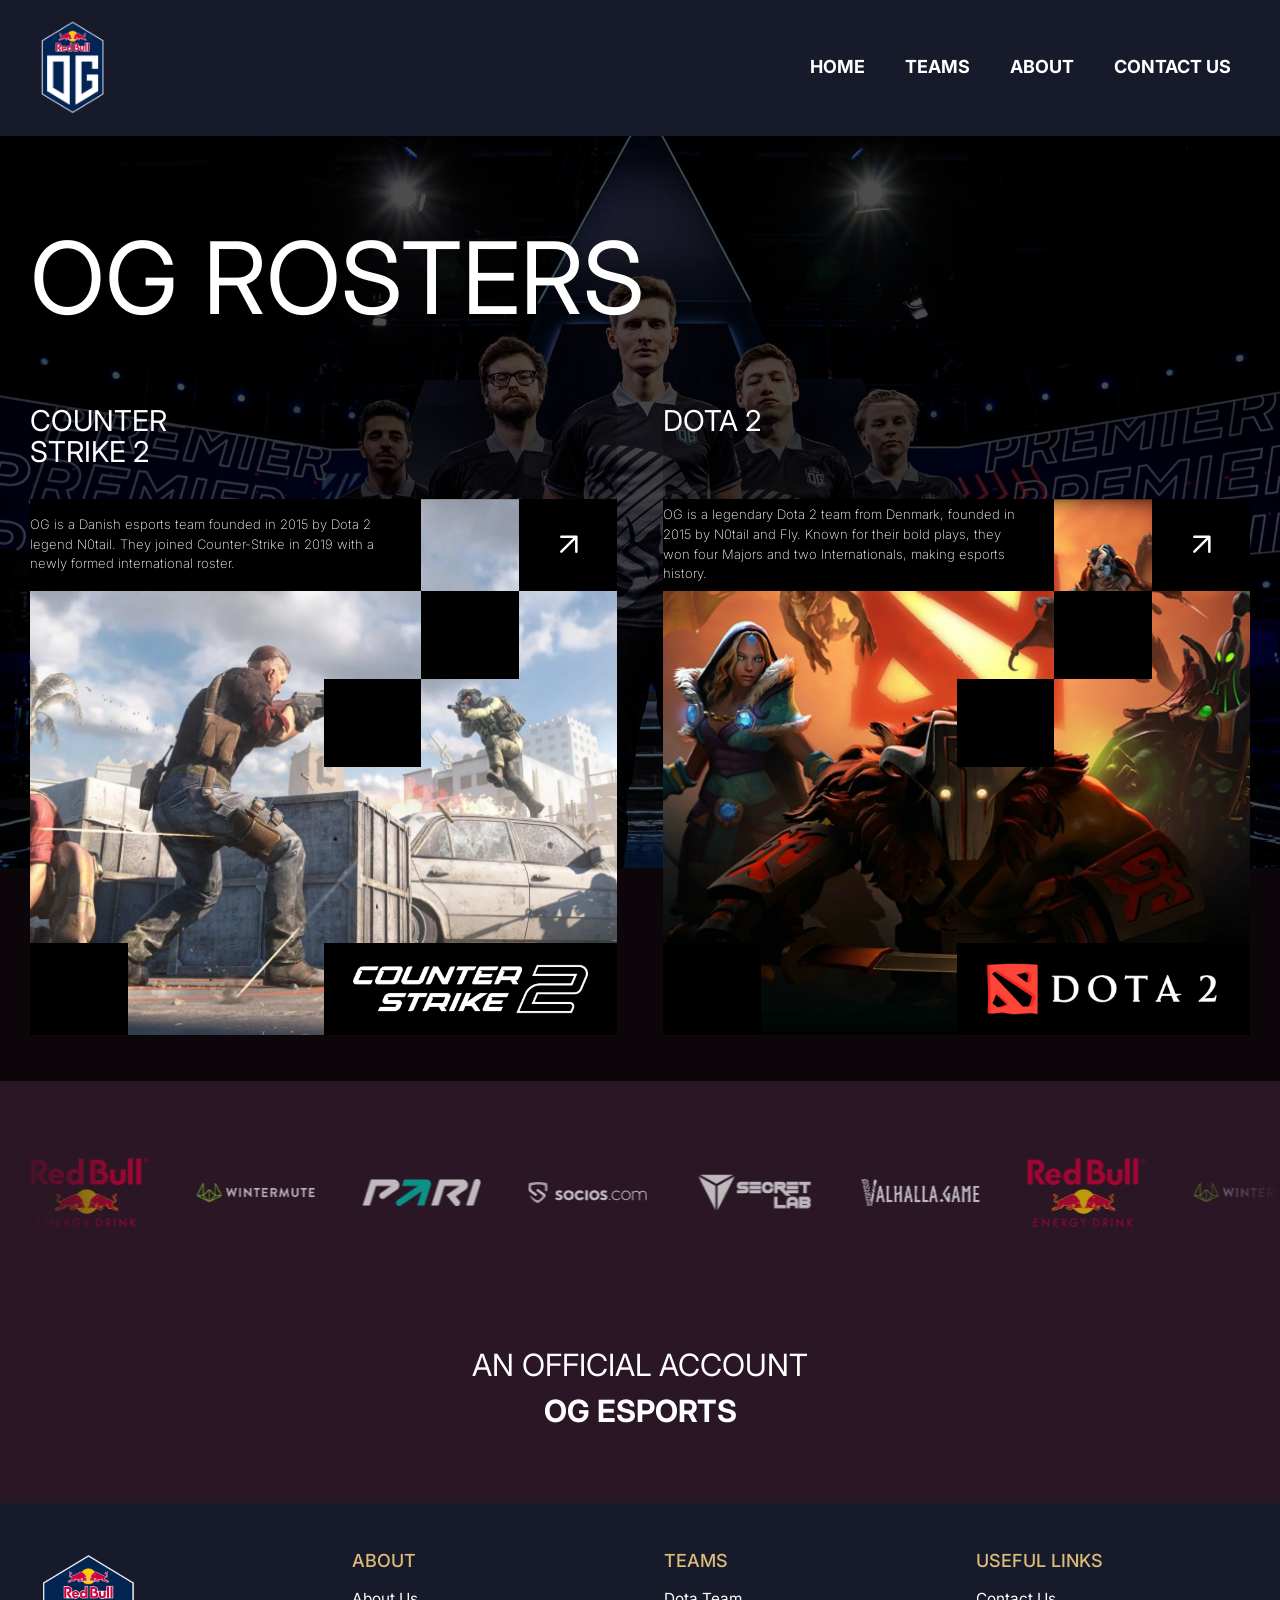
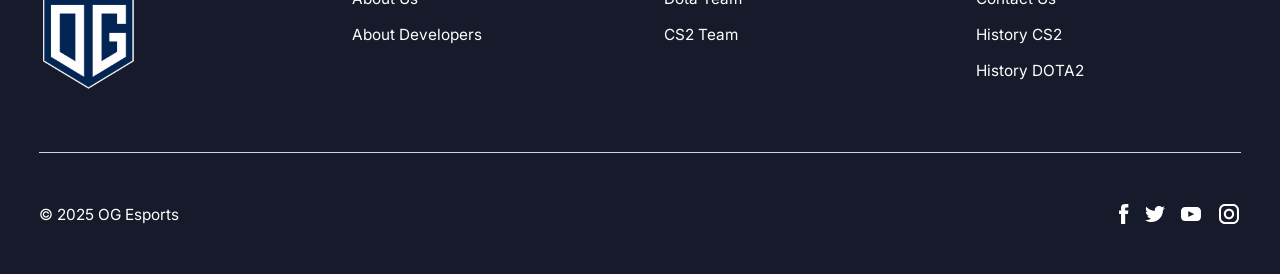
<file: teams_frontpage.html>
<!DOCTYPE html>
<html lang="en">
<head>
    <meta charset="UTF-8">
    <meta name="viewport" content="width=device-width, initial-scale=1.0">
    <title>Home</title>
    <link rel="stylesheet" href="style.css">
    <link rel="icon" type="image/x-icon" href="media/og_logo_square_small.png">
</head>
<body class="preload">
    <div class="wrapper">
        <header id="header" class="header">
            <div class="header__container">
                <a href="index.html" class="header__logo">
                    <img src="media/og_logo_2020.png" alt="logo">
                </a>
                <nav class="header__navbar navbar-header">
                    <ul class="navbar-header__list list-navbar-header">
                        <li class="list-navbar-header__item">
                            <a href="./index.html" class="list-navbar-header__link">Home</a>
                        </li>
                        <li class="list-navbar-header__item">
                            <a href="./teams_frontpage.html" class="list-navbar-header__link">Teams</a>
                        </li>
                        <li class="list-navbar-header__item">
                            <span class="list-navbar-header__link">About</span>
                            <ul class="header__bottom-list">
                                <li class="header__bottom-list-item">
                                    <a class="header__bottom-list-link" href="./about.html">About Us</a>
                                </li>
                                <li class="header__bottom-list-item">
                                    <a class="header__bottom-list-link" href="aboutDevelopers.html">About Devs</a>
                                </li>
                                <li class="header__bottom-list-item">
                                    <a class="header__bottom-list-link" href="./history_cs.html">History CS2</a>
                                </li>
                                <li class="header__bottom-list-item">
                                    <a class="header__bottom-list-link" href="./history.html">History DOTA2</a>
                                </li>
                            </ul>
                        </li>
                        <li class="list-navbar-header__item">
                            <a href="./contacts.html" class="list-navbar-header__link">Contact us</a>
                        </li>
                    </ul>
                </nav>
                <button class="icon-menu"><span></span></button>
            </div>
        </header>
    
        <main>
            <section id="teams-frontpage">
                <div class="page-padding">
                    <div class="container-teams-front">
                        <div class="teams-front-content">
                            <div class="teams-front-header">
                                OG ROSTERS
                            </div>
                            <div class="teams-front-grid">
                                    <a href="./teams_cs2.html" class="teams-front-item">
                                        <div class="teams-front-title">
                                            <h1>Counter Strike 2</h1>
                                            <div class="arrow-mini-wrapper">
                                                <div class="arrow-mini-content">
                                                    <img src="./media/arrow_up.svg" alt="" class="front-mini-item">
                                                </div>
                                            </div>
                                            <div class="front-mini-description">
                                                <p class="front-mini-text">OG is a Danish esports team founded in 2015 by Dota 2 legend N0tail. They joined Counter-Strike in 2019 with a newly formed international roster.</p>
                                            </div>
                                        </div>
                                        <div class="teams-front-item-grid front-cs2-bg">
                                            <div class="front-item-description">
                                                <p class="front-item-text">OG is a Danish esports team founded in 2015 by Dota 2 legend N0tail. They joined Counter-Strike in 2019 with a newly formed international roster.</p>
                                            </div>
                                            <div class="front-arrow">
                                                <div class="arrow-wrapper">
                                                    <img src="./media/arrow_up.svg" alt="" class="front-arrow-item">
                                                </div>
                                            </div>
                                            <div class="front-blank1"></div>
                                            <div class="front-blank2"></div>
                                            <div class="front-blank3"></div>
                                            <div class="front-game-ov">
                                                <img src="./media/cs2_overview.png" alt="" class="front-img-ov">
                                            </div>
                                        </div>
                                    </a>
                                    <a href="./teams_dota2.html" class="teams-front-item">
                                        <div class="teams-front-title">
                                            <h1>Dota 2</h1>
                                            <div class="arrow-mini-wrapper">
                                                <div class="arrow-mini-content">
                                                    <img src="./media/arrow_up.svg" alt="" class="front-mini-item">
                                                </div>
                                            </div>
                                            <div class="front-mini-description">
                                                <p class="front-mini-text">OG is a legendary Dota 2 team from Denmark, founded in 2015 by N0tail and Fly. Known for their bold plays, they won four Majors and two Internationals, making esports history.</p>
                                            </div>
                                        </div>
                                        <div class="teams-front-item-grid front-dota2-bg">
                                            <div class="front-item-description">
                                                <p class="front-item-text">OG is a legendary Dota 2 team from Denmark, founded in 2015 by N0tail and Fly. Known for their bold plays, they won four Majors and two Internationals, making esports history.</p>
                                            </div>
                                            <div class="front-arrow">
                                                <div class="arrow-wrapper">
                                                    <img src="./media/arrow_up.svg" alt="" class="front-arrow-item">
                                                </div>
                                            </div>
                                            <div class="front-blank1"></div>
                                            <div class="front-blank2"></div>
                                            <div class="front-blank3"></div>
                                            <div class="front-game-ov">
                                                <img src="./media/dota2_overview.png" alt="" class="front-img-ov">
                                            </div>
                                        </div>
                                    </a>
                            </div>
                        </div>
                    </div>
                </div>
            </section>

            <div class="front-partners-logos-slider">
                <div class="front-partners-slider-track">
                    <div class="front-partner-item">
                        <a href="https://www.redbull.com/" target="_blank"><img src="./media/partner_logo_stock1.png" alt="" class=""></a>
                    </div>

                    <div class="front-partner-item">
                        <a href="https://www.wintermute.com/" target="_blank"><img src="./media/partner_logo_stock2.png" alt="" class=""></a>
                    </div>

                    <div class="front-partner-item">
                        <a href=""><img src="./media/partner_logo_stock3.png" alt="" class=""></a>
                    </div>

                    <div class="front-partner-item">
                        <a href="https://www.socios.com/" target="_blank"><img src="./media/partner_logo_stock4.svg" alt="" class=""></a>
                    </div>

                    <div class="front-partner-item">
                        <a href="https://secretlab.eu/fr/pages/og" target="_blank"><img src="./media/partner_logo_stock5.webp" alt="" class=""></a>
                    </div>

                    <div class="front-partner-item">
                        <a href="https://valhalla.game" target="_blank" ><img src="./media/partner_logo_stock6.webp" alt="" class=""></a>
                    </div>

                    <div class="front-partner-item">
                        <a href="https://www.redbull.com/" target="_blank"><img src="./media/partner_logo_stock1.png" alt="" class=""></a>
                    </div>

                    <div class="front-partner-item">
                        <a href="https://www.wintermute.com/" target="_blank"><img src="./media/partner_logo_stock2.png" alt="" class=""></a>
                    </div>

                    <div class="front-partner-item">
                        <a href=""><img src="./media/partner_logo_stock3.png" alt="" class=""></a>
                    </div>

                    <div class="front-partner-item">
                        <a href="https://www.socios.com/" target="_blank"><img src="./media/partner_logo_stock4.svg" alt="" class=""></a>
                    </div>

                    <div class="front-partner-item">
                        <a href="https://secretlab.eu/fr/pages/og" target="_blank"><img src="./media/partner_logo_stock5.webp" alt="" class=""></a>
                    </div>

                    <div class="front-partner-item">
                        <a href="https://valhalla.game" target="_blank" ><img src="./media/partner_logo_stock6.webp" alt="" class=""></a>
                    </div>

                    <div class="front-partner-item">
                        <a href="https://www.redbull.com/" target="_blank"><img src="./media/partner_logo_stock1.png" alt="" class=""></a>
                    </div>

                    <div class="front-partner-item">
                        <a href="https://www.wintermute.com/" target="_blank"><img src="./media/partner_logo_stock2.png" alt="" class=""></a>
                    </div>

                    <div class="front-partner-item">
                        <a href=""><img src="./media/partner_logo_stock3.png" alt="" class=""></a>
                    </div>

                    <div class="front-partner-item">
                        <a href="https://www.socios.com/" target="_blank"><img src="./media/partner_logo_stock4.svg" alt="" class=""></a>
                    </div>

                    <div class="front-partner-item">
                        <a href="https://secretlab.eu/fr/pages/og" target="_blank"><img src="./media/partner_logo_stock5.webp" alt="" class=""></a>
                    </div>

                    <div class="front-partner-item">
                        <a href="https://valhalla.game" target="_blank" ><img src="./media/partner_logo_stock6.webp" alt="" class=""></a>
                    </div>
                </div>
            </div>

            <section id="front-buffer">
                <div class="page-padding">
                    <div class="container-front-buffer">
                        <div class="front-buffer-text">
                            <div class="buffer-text-top">
                                <h1>AN OFFICIAL ACCOUNT</h1>
                            </div>
                            <div class="buffer-text-bottom">
                                <h1>OG ESPORTS</h1>
                            </div>
                        </div>
                    </div>
                </div>
            </section>
        </main>
    
        <footer class="footer">
            <div class="footer__container">
                <div class="footer__top top-footer">
                    <div class="top-footer__items">
                        <a href="index.html" class="top-footer__logo">
                            <img src="media/og_logo_2020.png" alt="logo">
                        </a>
                        <div class="top-footer__item">
                            <h4 class="top-footer__title">about</h4>
                            <ul class="top-footer__list list-top-footer">
                                <li class="list-top-footer__item">
                                    <a href="./about.html" class="list-top-footer__link">about us</a>
                                </li>
                                <li class="list-top-footer__item">
                                    <a href="aboutDevelopers.html" class="list-top-footer__link">about developers</a>
                                </li>
                            </ul>
                        </div>
                        <div class="top-footer__item">
                            <h4 class="top-footer__title">teams</h4>
                            <ul class="top-footer__list list-top-footer">
                                <li class="list-top-footer__item">
                                    <a href="./teams_dota2.html" class="list-top-footer__link">dota team</a>
                                </li>
                                <li class="list-top-footer__item">
                                    <a href="./teams_cs2.html" class="list-top-footer__link">CS2 team</a>
                                </li>
                            </ul>
                        </div>
                        <div class="top-footer__item">
                            <h4 class="top-footer__title">useful links</h4>
                            <ul class="top-footer__list list-top-footer">
                                <li class="list-top-footer__item">
                                    <a href="./contacts.html" class="list-top-footer__link">Contact us</a>
                                </li>
                                <li class="list-top-footer__item">
                                    <a href="./history_cs.html" class="list-top-footer__link">History CS2</a>
                                </li>
                                <li class="list-top-footer__item">
                                    <a href="./history.html" class="list-top-footer__link">History DOTA2</a>
                                </li>
                            </ul>
                        </div>
                    </div>
                </div>
                <div class="footer__bottom bottom-footer">
                    <div class="bottom-footer__privacy">&copy; 2025 OG Esports</div>
                    <ul class="bottom-footer__list list-bottom-footer">
                        <li class="list-bottom-footer__item">
                            <a href="https://www.facebook.com/OGDota2/" class="list-bottom-footer__link">
                                <img src="media/facebook.svg" alt="facebook">
                            </a>
                        </li>
                        <li class="list-bottom-footer__item">
                            <a href="https://x.com/ogesports" class="list-bottom-footer__link">
                                <img src="media/twitter.svg" alt="twitter">
                            </a>
                        </li>
                        <li class="list-bottom-footer__item">
                            <a href="https://www.youtube.com/channel/UC0lxu2TmzhqJBkYvqTXVAsw" class="list-bottom-footer__link">
                                <img src="media/youtube.svg" alt="youtube">
                            </a>
                        </li>
                        <li class="list-bottom-footer__item">
                            <a href="https://www.instagram.com/ogesports/" class="list-bottom-footer__link">
                                <img src="media/instagram.svg" alt="instagram">
                            </a>
                        </li>
                    </ul>
                </div>
            </div>
        </footer>
    </div>
    <script src="script.js" defer></script>
</body>
</html>
</file>
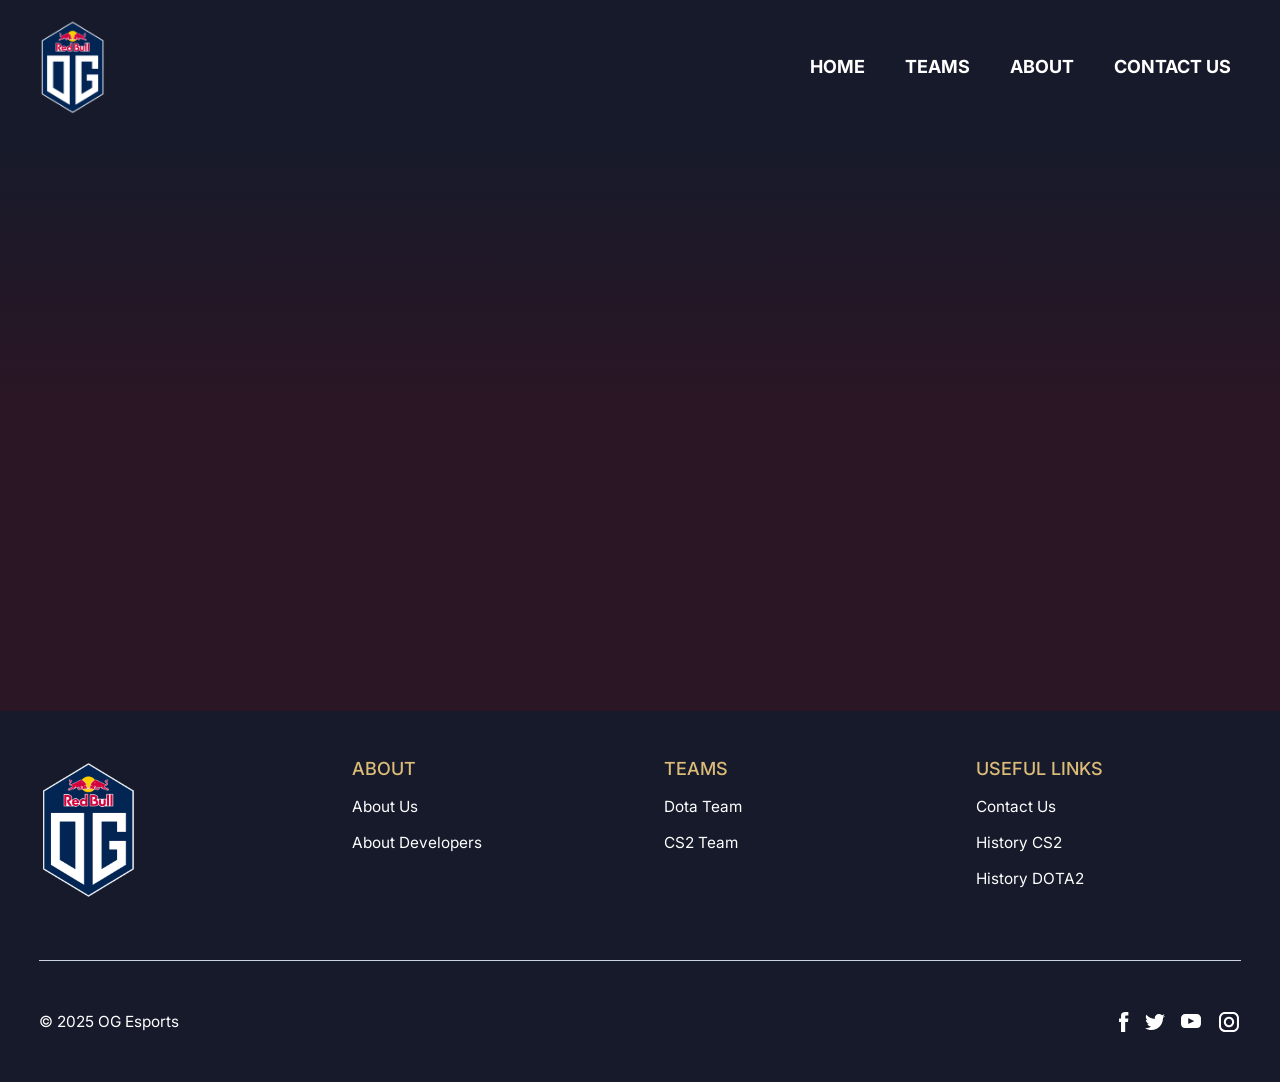
<file: template.html>
<!DOCTYPE html>
<html lang="en">
<head>
    <meta charset="UTF-8">
    <meta name="viewport" content="width=device-width, initial-scale=1.0">
    <title>Template</title>
    <link rel="stylesheet" href="style.css">
    <link rel="icon" type="image/x-icon" href="media/og_logo_square_small.png">
</head>
<body class="preload">
    <div class="wrapper">
        <header id="header" class="header">
            <div class="header__container">
                <a href="index.html" class="header__logo">
                    <img src="media/og_logo_2020.png" alt="logo">
                </a>
                <nav class="header__navbar navbar-header">
                    <ul class="navbar-header__list list-navbar-header">
                        <li class="list-navbar-header__item">
                            <a href="./index.html" class="list-navbar-header__link">Home</a>
                        </li>
                        <li class="list-navbar-header__item">
                            <a href="./teams_frontpage.html" class="list-navbar-header__link">Teams</a>
                        </li>
                        <li class="list-navbar-header__item">
                            <span class="list-navbar-header__link">About</span>
                            <ul class="header__bottom-list">
                                <li class="header__bottom-list-item">
                                    <a class="header__bottom-list-link" href="./about.html">About Us</a>
                                </li>
                                <li class="header__bottom-list-item">
                                    <a class="header__bottom-list-link" href="aboutDevelopers.html">About Devs</a>
                                </li>
                                <li class="header__bottom-list-item">
                                    <a class="header__bottom-list-link" href="./history_cs.html">History CS2</a>
                                </li>
                                <li class="header__bottom-list-item">
                                    <a class="header__bottom-list-link" href="./history.html">History DOTA2</a>
                                </li>
                            </ul>
                        </li>
                        <li class="list-navbar-header__item">
                            <a href="./contacts.html" class="list-navbar-header__link">Contact us</a>
                        </li>
                    </ul>
                </nav>
                <button class="icon-menu"><span></span></button>
            </div>
        </header>
    
        <main>
            <div class="main_gradient">
    
            </div>
        </main>
    
        <footer class="footer">
            <div class="footer__container">
                <div class="footer__top top-footer">
                    <div class="top-footer__items">
                        <a href="index.html" class="top-footer__logo">
                            <img src="media/og_logo_2020.png" alt="logo">
                        </a>
                        <div class="top-footer__item">
                            <h4 class="top-footer__title">about</h4>
                            <ul class="top-footer__list list-top-footer">
                                <li class="list-top-footer__item">
                                    <a href="./about.html" class="list-top-footer__link">about us</a>
                                </li>
                                <li class="list-top-footer__item">
                                    <a href="aboutDevelopers.html" class="list-top-footer__link">about developers</a>
                                </li>
                            </ul>
                        </div>
                        <div class="top-footer__item">
                            <h4 class="top-footer__title">teams</h4>
                            <ul class="top-footer__list list-top-footer">
                                <li class="list-top-footer__item">
                                    <a href="./teams_dota2.html" class="list-top-footer__link">dota team</a>
                                </li>
                                <li class="list-top-footer__item">
                                    <a href="./teams_cs2.html" class="list-top-footer__link">CS2 team</a>
                                </li>
                            </ul>
                        </div>
                        <div class="top-footer__item">
                            <h4 class="top-footer__title">useful links</h4>
                            <ul class="top-footer__list list-top-footer">
                                <li class="list-top-footer__item">
                                    <a href="./contacts.html" class="list-top-footer__link">Contact us</a>
                                </li>
                                <li class="list-top-footer__item">
                                    <a href="./history_cs.html" class="list-top-footer__link">History CS2</a>
                                </li>
                                <li class="list-top-footer__item">
                                    <a href="./history.html" class="list-top-footer__link">History DOTA2</a>
                                </li>
                            </ul>
                        </div>
                    </div>
                </div>
                <div class="footer__bottom bottom-footer">
                    <div class="bottom-footer__privacy">&copy; 2025 OG Esports</div>
                    <ul class="bottom-footer__list list-bottom-footer">
                        <li class="list-bottom-footer__item">
                            <a href="https://www.facebook.com/OGDota2/" class="list-bottom-footer__link">
                                <img src="media/facebook.svg" alt="facebook">
                            </a>
                        </li>
                        <li class="list-bottom-footer__item">
                            <a href="https://x.com/ogesports" class="list-bottom-footer__link">
                                <img src="media/twitter.svg" alt="twitter">
                            </a>
                        </li>
                        <li class="list-bottom-footer__item">
                            <a href="https://www.youtube.com/channel/UC0lxu2TmzhqJBkYvqTXVAsw" class="list-bottom-footer__link">
                                <img src="media/youtube.svg" alt="youtube">
                            </a>
                        </li>
                        <li class="list-bottom-footer__item">
                            <a href="https://www.instagram.com/ogesports/" class="list-bottom-footer__link">
                                <img src="media/instagram.svg" alt="instagram">
                            </a>
                        </li>
                    </ul>
                </div>
            </div>
        </footer>
    </div>
    <script src="script.js" defer></script>
</body>
</html>
</file>
<file: style.css>
@import url('https://fonts.googleapis.com/css2?family=Inter:ital,opsz,wght@0,14..32,100..900;1,14..32,100..900&family=Roboto:ital,wght@0,100..900;1,100..900&display=swap');
@import url("reset.css");
html{
    scroll-behavior: smooth
}

.preload * {
    transition: none !important;
    animation-duration: 0.001s !important;
}

.no-transition *,
.no-transition *::before,
.no-transition *::after {
  transition: none !important;
}


.wrapper {
    display: flex;
    flex-direction: column;
    min-height: 100%;
    overflow: clip;
}

body{
    font-family: Inter, sans-serif;
}

html {
    font-size: 1.125rem;
}

img, a {
    -webkit-user-drag: none;
    user-select: none;
}

.wrapper main {
    flex: 1 1 auto;
}

[class*="__container"] {
    max-width: 1232px;
    margin: 0 auto;
    padding-inline: 1rem;
}

.header {
    background-color: #161A2A;
    top: 0;
    left: 0;
    z-index: 50;
    width: 100%;
    padding-block: 18px;
}

.header__container {
    display: flex;
    align-items: center;
    justify-content: space-between;
    column-gap: 1rem;
    height: 100px;
}

.header__logo {
    position: relative;
    z-index: 3;
    aspect-ratio: 68 / 98;
    width: 68px;
}

.header__logo img {
    max-width: 100%;
    object-fit: contain;
    overflow: hidden;
}

.list-navbar-header {
    display: flex;
    align-items: center;
    justify-content: space-between;
}

.header__navbar {
    height: 100%;
}

.navbar-header__list {
    column-gap: 20px;
}

.list-navbar-header__item {
    position: relative;
    padding: 40px 10px;
}

.list-navbar-header__link {
    color: #fff;
    text-transform: uppercase;
    font-size: 18px;
    font-weight: 700;
    position: relative;
    cursor: pointer;
}

@media screen and (min-width: 767.98px) {
    .header__bottom-list {
        opacity: 0;
        visibility: hidden;
        position: absolute;
        width: 180px;
        padding-top: 20px;  
        left: -15px;
        top: 100%;
        color: white;
        font-weight: 500;
        text-transform: uppercase;
        flex-direction: column;
        font-size: 16px;
        background: #161A2A;
        transition: 0.3s;
    }
    
    .list-navbar-header__item:hover .header__bottom-list{
        display: flex;
        position: absolute;
        opacity: 1;
        visibility: visible;
    }
}

.header__bottom-list-item {
    transition: 0.2s;
}
.header__bottom-list-item:hover {
    background-color: #0D0F1D;
}
.header__bottom-list-link {
    padding: 25px;
    width: 100%;
}

.list-navbar-header__link::after {
    content: '';
    background-color: #fff;
    display: block;
    position: absolute;
    bottom: -5px;
    left: 0;
    width: 0;
    height: 3px;
    transition: all 0.3s ease-in-out;
}

.list-navbar-header__link:hover.list-navbar-header__link::after {
    width: 100%;
}

.icon-menu {
    display: none;
}

/* main */
main{
    background-image: linear-gradient(#161A2A,#2A1625 45%);
    min-height: 37.5rem;
    /* background-color: #0C0C0C; */
    color: white;
    
}

/* Homepage Main */

#homepage {
    background-image: url("./media/og_hero_bg.gif");
    background-color: rgba(0, 0, 0, 0.9);
    background-blend-mode: darken;
    background-position: 50% 50%;
    background-repeat: no-repeat;
    background-size: cover;
    position: relative;
}

.page-padding { 
    padding: 0 30px;
}
.homepage-hero {
    padding-top: 40px;
}
.hero-header-component {
    max-width: 100%;
    height: 40rem;
}
.hero-header-content {
    display: grid;
    position: relative;
    max-width: 100%;
    height: 100%;
    z-index: 20;
    grid-template-columns: 1fr 1fr;
    grid-template-rows: auto;
    grid-auto-columns: 1fr;
    column-gap: 3.5rem;
    padding: 0 40px 100px 40px;
    max-width: 85rem;
    margin: 0 auto;
}

.hero-header-left-column {
    grid-column: 1/2;
    grid-row: 1/2;
    align-self: end;
    display: flex;
    flex-direction: column;
    row-gap: 4rem;
}
.header-image {
    position: absolute;
    top: -2rem;
    left: 7rem;
    width: 100%;
}
.og-header {
    width: 20%;
    min-width: 100px;
    max-width: 200px;
}
.greetings-header {
    width: 10rem;
}
.text-normal {
    font-size: 1.2rem;
    line-height: 1.7em;
    font-weight: 500;
}
.logos-header-wrapper {
}
.logos-header-grid {
    display: flex;
    flex-wrap: wrap;
    column-gap: 1rem;
    row-gap: 1rem;
    align-items: center;
    max-width: 20rem;
}
.logo-hero-item {
    filter: opacity(0.7)
}
.s-inline-block {
}
.item-image-hero {
    width: 80px;
}
.hero-header-right-column {
    display: flex;
    flex-direction: column;
    grid-column: 2/3;
    align-self: end;
    row-gap: 2rem;
}
.text-style-upcase {
    text-transform: uppercase;
    font-size: 3rem;
    font-weight: 600;
    line-height: 1.2em;
}
.text-small {
    font-size: 1.1rem;
    font-weight: 300;
    line-height: 1.7em;
}
.button-wrapper {

}
.expore-more-button {
    font-weight: 500;
    font-size: 17px;
}
.primary-button {
    padding: 20px;
    background-color: white;
    width: 12rem;
    color: rgb(0, 0, 0);
    text-align: center;
    border-radius: 14px;
}
.primary-button:hover {
    background-color: rgb(232, 232, 232);
}

@media screen and (max-width: 1000px) {
    .hero-header-content {
        padding: 0 40px 50px 40px;
    }
}


@media screen and (max-width: 800px) {
    
    .hero-header-content {
        grid-template-columns: 1fr;
    }
    .hero-header-component {
        height: 60rem;
    }
    .hero-header-left-column {
        padding-top: 10rem;
        grid-column: 1/2;
        grid-row: 1/2;
    }
    .hero-header-right-column {
        padding-top: 30px;
        grid-column: 1/2;
        grid-row: 2/3;
        max-width: 30rem;
    }
    .header-image {
        position: absolute;
        top: -2rem;
        text-align: center;
        width: 100%;
    }
    .button-wrapper {
        margin-left: 0rem;
    }
    .hero-header-content {
        padding: 0 20px 40px;
    }
}

@media screen and (max-width: 400px) {
    .hero-header-component {
        height: 70rem;
    }
}
/* Homepage Main End */

/* Story Main  */

#story {
    
}

.container-boundaries {
    max-width: 85rem;
    margin: 0 auto;
}

.story-container {
    margin-top: 8rem;
}

.story-grid {
    display: grid;
    grid-template-columns: 1fr 1fr;
    grid-template-rows: auto auto;
    grid-auto-columns: 1fr;
    grid-auto-rows: auto;
    column-gap: 5rem;
    row-gap: 2rem;
}
.story-header-wrapper {
    align-self: center;
}
.hero-header {
    font-size: 8rem;
    font-weight: 500;
}
.story-outline-wrapper {
    align-self: center;
}
.story-statement-wrapper {
    grid-column: 1/3;
    align-self: center;
}
.story-mission {
    display: flex;
    justify-content: space-between;
    flex-direction: column;
    max-width: 80%;
}
.mission-content-wrapper {
    display: flex;
    flex-direction: column;
    row-gap: 2rem;
}
.mission-content-top {
    padding-left: 10px;
}
.quote-wrapper {
    margin-top: 10px;
    padding: 20px;
    border: 1px solid rgba(255, 255, 255, 0.178);
    border-radius: 8px;
}
.quote-space {
}
.quote-wrapper>p {
    font-size: 1rem;
    padding-top: 10px;
}
.quote-wrapper> p > a {
    text-decoration: underline;
    padding-top: 5px;
}
.text-style-quote {
    font-style: italic;
    font-size: 1.1rem;
    line-height: 1.5em;
}
.story-image-wrapper {
    grid-row: 3/4;
    position: relative;
    overflow: hidden;
    min-height: 35rem;
}
.mission-image {
    width: 100%;
    height: 100%;
    object-fit: cover;
    background-size: cover;
    filter: opacity(0.7) brightness(0.9);
}

/* Story Main End  */

/* Team Main */

.team-container {
    margin-top: 17rem;
}
.team-grid {
    display: grid;
    grid-template-columns: 1fr 1fr;
    grid-template-rows: auto auto;
    grid-auto-columns: 1fr;
    column-gap: 5rem;
    row-gap: 2rem;
}
.teams-content {
    display: flex;
    justify-content: space-between;
    flex-direction: column;
    height: 100%;
    width: 100%;
    max-width: 80%;
    justify-self: end;
}
.teams-content-wrapper {
    display: flex;
    flex-direction: column;
    row-gap: 2rem;
    min-width: 20rem;
}
.logos-teams-wrapper {
    margin: 3rem 0;
}
.logos-teams-grid {
    display: flex;
    align-items: center;
    justify-content: flex-start;
}
.item-image-team {
    width: 10rem;
    margin: 0 20px;
}
.teams-image-wrapper {
    position: relative;
    overflow: hidden;
    min-height: 35rem;
}
.teams-image {
    width: 100%;
    height: 100%;
    object-fit: cover;
    background-size: cover;
    filter: opacity(0.7) brightness(0.9);
}

@media screen and (max-width: 1300px) {
    .teams-content {
        max-width: 100%;
    }
    .story-mission {
        max-width: 100%;
    }
    .story-image-wrapper {
        min-height: 25rem;
    }
    .teams-image-wrapper {
        min-height: 25rem;
    }
    .story-statement-wrapper {
        grid-column: 1/2;
        grid-row: 3/4;
    }
    .story-mission {
        grid-column: 2/3;
        grid-row: 3/5;
    }
    .story-image-wrapper {
        grid-column: 1/2;
        grid-row: 4/5;
    }
}

@media screen and (max-width: 900px) {
    .team-grid {
        grid-template-columns: 1fr;
    }
    .teams-content {
        grid-column: 1/2;
        grid-row: 1/2;
    }
    .teams-image-wrapper {
        grid-column: 1/2;
        grid-row: 2/3;
    }

    .story-grid {
        grid-template-columns: 1fr;
    }
    .story-header-wrapper {
        grid-column: 1/2;
        grid-row: 1/2;
    }
    .story-outline-wrapper {
        grid-column: 1/2;
        grid-row: 2/3;
    }
    .story-statement-wrapper {
        grid-column: 1/2;
        grid-row: 3/4;
    }
    .story-mission {
        grid-column: 1/2;
        grid-row: 4/5;
    }
    .story-image-wrapper {
        grid-column: 1/2;
        grid-row: 6/6;
    }
}

/* Team Main End */

/* Tournaments Main */

.tournaments-carousel {
    display: flex;
    align-items: center;
    justify-content: center;
    min-height: 450px;
}

.tournaments-carousel-body {
    max-width: 1100px;
    min-width: 300px;
    width: 100%;
    position: relative;
    color: black;
}

.carousel-action-button {
    height: 50px;
    width: 50px;
    background: #161A2A;
    border-radius: 20%;
    cursor: pointer;
    position: absolute;
    bottom: 10%;
}

.carousel-action-button:first-child {
    left: -45px;
}

.carousel-action-button:last-child {
    right: -45px;
}

.tournaments-carousel-body .carousel {
    display: grid;
    grid-auto-flow: column;
    grid-auto-columns: calc((100% / 3)  - 10px);
    gap: 16px;
    overflow: hidden;
    scroll-snap-type: x mandatory;
    scroll-behavior: smooth;
    scrollbar-width: 0;
}

.carousel::-webkit-scrollbar {
    display: none;
}

.carousel.dragging {
    scroll-snap-type: none;
    scroll-behavior: auto;
}

.carousel.no-transition {
    scroll-behavior: auto;
}

.carousel.dragging .card {
    cursor: grab;
    user-select: none;
}

.carousel .card {
    scroll-snap-align: start;
    min-height: 440px;
    list-style: none;
    background: #fff;
    display: flex;
    cursor: pointer;
    flex-direction: column;
    overflow: hidden;
}

@media screen and (max-width: 1200px) {
    .wrapper .carousel {
        grid-auto-columns: calc((100% / 2) - 8px);
    }
    .tournaments-carousel {
        padding: 0 35px;
    }
}

@media screen and (max-width: 750px) {
    .wrapper .carousel {
        grid-auto-columns: 100%;
    }
    .tournaments-carousel {
        padding: 0 35px;
    }
}

#tournaments {

}

.tournaments-container {
    margin-top: 17rem;
}

.main-title {
    font-size: 30px;
    margin-bottom: 20px;
    font-weight: 700;
    text-align: center;
}

.side-arrow-left {
    position: relative;
    display: inline-block;
    width: 16px;
    height: 16px;
    border-right: 6px solid rgb(255, 255, 255);
    border-bottom: 6px solid rgb(255, 255, 255);
    transform: translate(110%, 110%) rotate(135deg);
}

.side-arrow-right {
    position: relative;
    display: inline-block;
    width: 16px;
    height: 16px;
    border-right: 6px solid rgb(255, 255, 255);
    border-bottom: 6px solid rgb(255, 255, 255);
    transform: translate(90%, 110%) rotate(-45deg);
}

.carousel {
}

.card-image-body {
    position: relative;
    height: 50%;
}

.card-image-wrapper {
    position: relative;
    width: 100%;
    height: 100%;
}

.card-image {
    width: 100%;
    height: 100%;
    object-fit: cover;
}

.card-image-logo {
    position: absolute;
    width: 100%;
    text-align: center;
    bottom: -20px;
}

.card-logo {
    width: 80px;
}

.card-description-body {
    display: flex;
    flex-direction: column;
    min-height: 16rem;
    padding: 35px 20px 20px 20px;
}
.card-description-top {
    padding: 10px 0;
}
.card-description-main {
    padding-bottom: 30px;
    font-weight: 600;
    flex-grow: 1;
}
.card-description-rich {
    border-top: 1px solid rgba(0, 0, 0, 0.312);
    padding-top: 20px;
    display: flex;
    align-items: center;
    justify-content: space-between;
}
.rich-description-content {
    flex: 0 1 50%;
    display: flex;
    align-items: center;
    column-gap: 1rem;
}
.card-rich-image {
}
.lan-image {
    width: 50px;
}
.card-prize-pool {
    font-weight: 600;
}
.card-lan-status {
    font-weight: 500;
    color: rgba(0, 0, 0, 0.446);
}

/* Tournaments Main End */

/* Partners Header Main */

#partners-header {
    
}

.partners-header-container {
    margin: 0 auto;
    margin-top: 5rem;
    position: relative;
}
.partners-header-text-style {
    font-size: 9.375vw;
}
.partners-header-text-style-i {
    font-size: 9.375vw;
    font-style: italic;
}
.partners-header-content {
}

.partners-header-wrapper {
    display: flex;
    flex-direction: column;
}
.partners-header-top {
    display: flex;
    justify-content: space-between;
}

.partners-header-bottom {
    display: grid;
    grid-template-columns: 1fr 1fr;
    grid-auto-columns: 1fr;
    column-gap: 10vw;
}
.header-partners-start {
    grid-column: 1/2;
}
.header-partners-middle {
    grid-column: 2/3;
}

.header-partners-middle {
    font-weight: 200;
}

.partners-header-disclamer {
    padding: 20px 0;
    text-align: center;
}

.partner-header-bg {
    color: rgba(255, 255, 255, 0.093);
    position: absolute;
    bottom: 3rem;
    right: 0;
    font-size: 10vw;
}

@media screen and (max-width: 700px) {
    #partners-header {
        display: none;
    }
}

/* Partners Header Main End */

/* Partners Main */

#partners {
}

.partners-container {
    width: 80vw;
    margin: 0 auto;
    margin-top: 1rem;
}
.partners-grid {
    display: flex;
    max-width: 85rem;
    margin: 0 auto;
}

.text-partner {

}

.partners-content {
    width: 55%;
    font-size: 65px;
    font-weight: 600;
    padding: 40px 0;
    justify-self: end;
}

.partners-content-wrapper {
    display: flex;
    flex-direction: column;
    padding: 40px;
    row-gap: 1rem;
}

.partners-content-top {
    text-transform: uppercase;
}

.partners-content-bottom {
}

.partners-become-wrapper {
    display: flex;
    flex-direction: column;
    background-color: #161A2A;
    padding: 40px;
    align-items: center;
}
.partners-become-top {
    font-size: 30px;
    text-align: center;
    text-transform: uppercase;
}
.partners-become-bottom {
    width: 100%;
    text-align: center;
}

.partners-list {
    width: 55%;
    padding-top: 6rem;
    margin-left: 17%;
}

.partners-list-grid {
    display: flex;
    flex-wrap: wrap;
}

.partners-logo-wrapper {
    padding: 0 10px 30px;
    width: 33.3333%;
}

.partners-logo-inner {
    height: 70px;
    min-width: 110px;
    margin: 0 10px 20px;
    text-align: center;
}

.partners-link {
    height: 100%;
    min-width: 100%;
}

@media screen and (min-width: 1700px) {
    .partners-logo-wrapper {
        width: 25%;
    }
}

@media screen and (max-width: 1300px) {
    .partners-container {
        width: 90vw;
    }
    .partners-list {
        margin-left: 7%;
    }
}

@media screen and (max-width: 900px) {
    .partners-logo-wrapper {
        width: 50%;
    }
    .partners-grid {
        flex-direction: column;
    }
    .partners-list {
        margin: 0;
        width: 100%;
        padding-top: 30px;
    }
    .partners-content {
        margin: 0;
        width: 100%;
    }
}

.partners-logo-item {
    height: 100%;
    max-width: 100%;
    object-fit: contain;
    margin: 0 auto;
}

/* Partners Main End */

/* teams_frontpage Main */

#teams-frontpage {
    background-image: url("./media/frontpage_bg.jpg");
    background-color: rgba(0, 0, 0, 0.7);
    background-blend-mode: darken;
    background-position: 50% 0;
    background-repeat: no-repeat;
    background-size: 100%;
    position: relative;
}
.page-padding {

}
.container-teams-front {
    width: 100%;
    max-width: 85rem;
    margin: 0 auto;
}
.teams-front-content {
    padding-top: 6rem;
    padding-bottom: 3rem;   
}
.teams-front-header {
    font-size: 100px;
}
.teams-front-grid {
    margin-top: 5rem;
    display: grid;
    column-gap: 3rem;
    grid-template-rows: auto;
    grid-template-columns: 1fr 1fr;
}
.teams-front-item {
    display: flex;
    z-index: 1;
    grid-column-gap: 0rem;
    grid-row-gap: 0rem;
    background-color: #00000038;
    flex-direction: column;
    justify-content: space-between;
    align-items: flex-start;
    width: 100%;
    height: 100%;
}
.teams-front-title {
    display: grid;
    grid-template-rows: 1fr;
    grid-auto-columns: 1fr;
    width: 100%;
    height: 100%;
    row-gap: 16px;
    column-gap: 2rem;
    margin-bottom: 2rem;
}
.teams-front-title > h1 {
    font-size: 1.875rem;
    max-width: 10rem;
    text-transform: uppercase;
    line-height: 1.1em;
}
.arrow-mini-wrapper {
    display: none;
}
.front-mini-item {
}
.front-cs2-bg {
    background-image: url("./media/cs2_original_bg.jpeg")
}
.front-dota2-bg {
    background-image: url("./media/dota2_original_bg.jpg");
}
.teams-front-item-grid {
    display: grid;
    z-index: 1;
    grid-template-rows: minmax(auto, 6rem) auto auto auto auto minmax(auto, 6rem);
    grid-template-columns: 1fr 1fr 1fr 1fr 1fr 1fr;
    grid-auto-columns: 1fr;
    width: 100%;
    background-position: 50%;
    background-size: cover;
    min-height: 35rem;
}

.front-item-description {
    grid-column: 1/5;
    padding-right: 2rem;
    display: flex;
    align-items: center;
    background-color: #000000;
}
.front-item-text {
    font-size: 0.85rem;
    font-weight: 200;
    line-height: 1.5em;
}

.front-arrow {
    grid-column: 6/7;
    background-color: #000000;
}
.arrow-wrapper {
    width: 100%;
    height: 100%;
    display: flex; 
    justify-content: center;
    align-items: center;
}
.front-arrow-item {
    width: 40px;
    color: white;
    transition: transform 0.1s;
}
.teams-front-item:hover .front-arrow-item{
    transform: translate3d(5px, -5px, 0px) scale3d(1, 1, 1) rotateX(0deg) rotateY(0deg) rotateZ(0deg) skew(0deg, 0deg);
    transform-style: preserve-3d;
}
.front-blank1 {
    grid-column: 5/6;
    grid-row: 2/3;
    background-color: black;
}
.front-blank2 {
    grid-column: 4/5;
    grid-row: 3/4;
    background-color: black;
}
.front-blank3 {
    grid-column: 1/2;
    grid-row: 6/7;
    background-color: black;
}
.front-game-ov {
    grid-column: 4/7;
    grid-row: 6/7;
    background-color: rgb(0, 0, 0);
    width: 100%;
    height: 100%;
    display: flex;
    align-items: center;
    justify-content: center;
}
.front-img-ov {
    width: 80%;
}
.front-mini-description {
    display: none;
}

/* teams_frontpage Main End */

/* front partners Main */

.front-partners-logos-slider {
    width: 100%;
    position: relative;
    margin-top: 4rem;
    margin-bottom: 2rem;
    overflow: hidden;
}

.front-partners-slider-track {
    display: flex;
    flex-wrap: wrap;
}

.front-partners-logos-slider[data-animated="true"] {
    overflow: hidden;
    mask-image: linear-gradient(to right, 
    rgba(255, 255, 255, 0),
    #2A1625 10% 90%,
    rgba(255, 255, 255, 0));
}

.front-partners-logos-slider[data-animated="true"] .front-partners-slider-track {
    width: max-content;
    flex-wrap: nowrap;
    animation: scroll var(--_animation-duration, 50s)
    var(--_animation-direction, forwards) linear infinite;
}

@keyframes scroll {
    to {
        transform: translate(calc(-50% - 0.5rem));
    }
}

.front-partner-item {
    display: flex;
    width: 9rem;
    height: 100px;
    align-items: center;
    margin-left: 2.2vw;
    padding: 0 10px;
}
.front-partner-item > a > img {
    width: 100%;
    opacity: .7;
}

.front-partners-logos-slider:hover .front-partners-slider-track {
    animation-play-state: paused!important;
}

.front-partner-item > a > img:hover {
    opacity: 1;
}

/* front partners Main End */

/* front buffer Main */

#front-buffer {
}
.container-front-buffer {
    padding: 5rem 0;
    width: 100%;
    max-width: 85rem;
    margin: 0 auto;
}
.front-buffer-text {
    display: flex;
    align-items: center;
    justify-content: center;
    flex-direction: column;
    row-gap: 1rem;
    font-size: 2rem;
}
.buffer-text-top {
}
.buffer-text-bottom {
    font-weight: bold;
}

/* front buffer Main End */

/* teams Main */

#ogroster-header {
    background-size: cover;
    background-position: 25% 20%;
    background-repeat: no-repeat;
    background-color: rgba(0, 0, 0, 0.7);
    background-blend-mode: darken;
    position: relative;
}
.bg_dota2_team {
    background-image: url("./media/dota2_player_bg.jpg");
}
.bg_cs2_team {
    background-image: url("./media/cs2_player_bg.jpg");
}
.page-padding {
}
.ogroster-header-container {
    width: 100%;
    max-width: 85rem;
    margin: 0 auto;
    height: 40rem;
}
.ogroster-header-content {
    display: flex;
    height: 100%;
    width: 100%;
    flex-direction: column;
    justify-content: center;
    align-items: center;
}
.ogroster-image-wrapper {
    width: 20rem;
    text-align: center;
}
.ogroster-team-img {
    max-width: 100%;
}
.ogroster-description-wrapper {
    padding-top: 3rem;
    width: 70%;
}
.text-small {
}

#ogroster {

}
.container-ogroster {
    max-width: 85rem;
    margin: 0 auto;
    margin-bottom: 8rem;
}
.ogroster-grid {
    display: flex;
    justify-content: space-between;
    column-gap: 2rem;
    margin-top: 2rem;
    margin-bottom: 7rem;
    text-align: center;
    
}
.ogroster-player-block {
    cursor: pointer;
    filter: grayscale(1);
}
.active_pr-show {
    transition: filter 0.3s;
    filter: grayscale(0)
}
.player-item-content {
}
.player-image-wrapper {
}
.players-item-img {
    width: 8rem;
    height: 10rem;
    object-fit: cover;
}
.player-description-wrapper {
    padding-top: 5px;
}
.player-description-wrapper > div {
    font-weight: bold;
}

.ogroster-componenet {
}
.ogroster-player-content {
    display: none;
}
.active_player-show {
    display: grid;
    grid-template-columns: 1fr 1fr;
    min-height: 30rem;
}
.player-column-left {
    margin-right: 7rem;
}
.player-description {
    font-weight: 200;
    display: flex;
    flex-direction: column;
}
.player-description > p {
    line-height: 1.3em;
}
.players-nickname {
    font-size: 5rem;
    font-weight: 500;
}
.players-name {
    padding: 20px 0;
}
.players-from-role-content {
    display: flex;
    height: 3rem;
    width: 100%;
    align-items: center;
    justify-content: space-between;
    border: 1px solid #5c5c5c;
    border-radius: 40px;
    font-size: 1.125rem;
    padding: 20px;
    min-width: 32rem;
}
.players-from-wrapper {
    display: flex;
    height: 3rem;
    align-items: center;
}
.players-from-bs,
.players-role-bs {
    color: rgb(164, 164, 164);
    font-weight: 350;
    padding-right: 7px;
}
.players-from,
.players-role {
    font-weight: 500;
}
.players-role-wrapper {
    display: flex;
    height: 3rem;
    align-items: center;
    padding-left: 20px;
    border-left: 1px solid #5c5c5c;
}
.players-bio {
    padding: 25px 0;
    color: rgb(164, 164, 164);
    font-weight: 350;
}
.player-column-right {
}
.player-overview {
    height: 100%;
}

.overview-img {
    max-width: 100%;
    height: 100%;
    object-fit: cover;
}

@media screen and (max-width: 1920px) {
    html {
        font-size: calc(0.625rem + 0.4166666666666667vw);
    }
    .container-boundaries {
        margin-top: 5rem;
    }
}

@media screen and (min-width: 1920px) {
    .teams-front-item-grid {
        grid-template-rows: minmax(auto, 7.5rem) auto auto auto auto minmax(auto, 7.5rem);
        min-height: 44.7rem;
    }
    .text-small,
    .quote-wrapper > p,
    .text-style-quote{
        font-size: 1.1rem;
    }
}

@media screen and (max-width: 991px) {
    .teams-front-item-grid {
        grid-template-rows: minmax(auto, 3.5rem) minmax(auto, 3.5rem) minmax(auto, 3.5rem) minmax(auto, 3.5rem) minmax(auto, 3.5rem) minmax(auto, 3.5rem);
        min-height: 20rem;
    }
    .teams-front-content {
        padding-bottom: 2.25rem;
    }
    .teams-front-grid {
        column-gap: 2rem;
    }
    html {
        font-size: calc(0.7505197505197505rem + 0.4158004158004158vw);
    }
    .front-item-text {
        display: none;
    }
    .front-arrow-item {
        display: none;
    }
    .teams-front-title {
        grid-column-gap: 16px;
        grid-row-gap: 1.2rem;
        grid-template-rows: 3.5rem auto;
        grid-template-columns: 1fr 3.5rem;
        margin-bottom: 1.65rem;
    }
    .front-mini-description {
        display: block;
        color: rgb(214, 214, 214);
        font-size: 1rem;
        font-weight: 200;
        line-height: 1.5em;
        grid-column: 1/3
    }
    .arrow-mini-wrapper {
        display: block;
    }
    .arrow-mini-content {
        background-color: rgb(100, 100, 100);
        height: 100%;
        width: 100%;
        display: flex;
        align-items: center;
        justify-content: center;
    }
    .front-mini-item {
        width: 70%;
    }
    .teams-front-header {
        font-size: 50px;
    }
    .players-item-img {
        width: 5rem;
        height: 6rem;
    }
    .ogroster-componenet {
        margin-top: 2rem;
    }
    .container-ogroster {
        display: flex;
        margin-bottom: 5rem;
    }
    .ogroster-grid {
        display: block;
        margin-right: 5rem;
        margin-top: 1rem;
        margin-bottom: 0;
    }
    .active_player-show {
    }
    .ogroster-player-block {
        margin-top: 1rem;
    }
    .player-column-right {
        grid-column: 1/3;
        grid-row: 1/2;
    }
    .player-column-left {
        grid-column: 1/3;
        margin-right: 0rem;
        margin-top: 3rem;
    }
    .overview-img {
        min-height: 20rem;
    }
    .ogroster-team-img {
        max-width: 15rem;
    }
    .players-nickname {
        font-size: 3rem;
    }
}
@media screen and (max-width: 767px) {
    .teams-front-item-grid {
        grid-template-rows: minmax(auto, 3rem) minmax(auto, 3rem) minmax(auto, 3rem) minmax(auto, 3rem) minmax(auto, 3rem) minmax(auto, 3rem);
        grid-template-columns: 1fr 1fr 1fr 1fr 1fr 1fr;
        min-height: 18rem;
    }
    .teams-front-content {
        padding-bottom: 1.25rem;
    }
    .page-padding {
        width: 100%;
        padding-left: 1.25rem;
        padding-right: 1.25rem;
    }
    .ogroster-grid {
        margin-right: 2rem;
    }
    .players-from-role-content {
        display: block;
        min-width: 0rem;
        height: 6rem;
        border: 0px solid #5c5c5c;
        padding: 0px;
    }
    .players-role-wrapper {
        padding-left: 0px;
        border-left: 0px solid #5c5c5c;
    }
}

@media screen and (max-width: 479px) {
    .teams-front-title {
        grid-column-gap: 1.75rem;
        grid-template-rows: 3.25rem auto;
        grid-template-columns: 3.25rem 1fr;
        margin-bottom: 1.65rem;
    }
    .front-mini-description {
        grid-row: 2/3;
    }
    .arrow-mini-wrapper {
        grid-row: 1/2;
        grid-column: 1/2;
    }
    .teams-front-title > h1 {
        align-self: center;
    }
    .teams-front-grid {
        grid-row-gap: 3.5rem;
        flex-direction: column;
        display: flex;
    }
    .teams-front-header {
        max-width: 18rem;
    }
    .teams-front-grid {
        margin-top: 7rem;
    }
    .teams-front-title > h1 {
        max-width: 100%;
    }
    .hero-header-right-column {
        width: 100%;
    }
    .expore-more-button {
    }
    .primary-button {
        width: 100%;
    }
}
/* teams Main End */

/* history */
#history_header{
    display: flex;
    justify-content: center;
}
#history_title{
    color: #fff;
    text-align: center;
    font-size: 3.5rem;
    font-weight: bold;
    display: inline-block;
    border-bottom: solid #dcbc78 4px;
    padding-bottom: 0.75rem;
}

#history_wrapper{
    display: grid;
    grid-template-columns: 1fr 4fr;
    gap: 4rem;
    padding: 6rem;
    padding-top: 4rem;
    color: #fff;
}
#history_years{
    display: flex;
    flex-direction: column;
    gap: 1rem;
    position: sticky;
    top: 5%;
    align-self: flex-start;
}
#history_years a{
    background-color: #161A2A;
    border: 2px #dcbc78 solid;
    text-align: center;
    padding: 1rem 0;
    font-weight: bold;
    display: inline-block;
    margin: 0 17.5%;
}
.year_title_top{
    margin-top: 0 !important;
}
.year_title{
    font-size: 3rem;
    font-weight: bold;
    margin-bottom: 2rem;
    margin-left: 2rem;
    margin-top: 1rem;
    border-top: #dcbc78 solid 4px;
    display: inline-block;
    padding-top: 0.5rem;
}
.history_article1{
    display: grid;
    grid-template-columns: 4fr 3fr;
    gap: 2rem;
}
.history_article1 img{
    max-width: 75%;
    height: auto;
    display: block;
    border-radius: 0.5rem;
}
.history_article1 p{
    line-height: 175%;
    margin-bottom: 1rem;
}
.history_article2{
margin-right: 20%;
}
.history_article2 img{
    max-width: 75%;
    height: auto;
    border-radius: 1rem;
    display: block;
}
.history_article2 p{
    line-height: 175%;
    margin-bottom: 1rem;
}
.history_banner{
    width: 75%;
    height: auto;
    margin-left: 5%;
    border-radius: 0.5rem;
    margin-bottom: 1.5rem;
}
.year_selected{
    background-color: #0c0f1d !important;
}
/* about */
#about_header{
    display: flex;
    justify-content: center;
    background-image: linear-gradient(#161A2A,#20263b);
}
#about_header h1{
    text-transform: uppercase;
    color: #fff;
    text-align: center;
    font-size: 3.5rem;
    font-weight: bold;
    display: inline-block;
    /* border-bottom: solid #dcbc78 4px; */
    padding-bottom: 1rem;
}
#about_top_wrap{
    padding: 4rem 0;
    display: grid;
    grid-template-columns: 1fr 1fr 1fr;
    background-image: url(media/about.png);
}

#about_top_wrap img{
    height: auto;
    max-width: 75%;
    margin-left: auto;
    margin-right: auto;
}
#about_top_side_left{
    display: flex;
    flex-direction: column;
    justify-content: space-between;
    margin: 15% 25%;
    margin-right: 0;
}
#about_top_side_right{
    display: flex;
    flex-direction: column;
    justify-content: space-between;
    margin: 15% 25%;
    margin-left: 0;
}
#about_top_wrap p {
    font-size: 1.5rem;
    color: #dcbc78;
    line-height: 125%;
    background-color: #000000a4;
    padding: 0.5rem;
    border-radius: 0.5rem;
}
#about_mid_wrap p{
    font-size: 1.25rem;
    color: #fff;
    line-height: 150%;
    padding: 0.5rem;
    border-radius: 0.5rem;
    margin: 0 20%;
    padding-top: 2rem;
}
#about_mid_inner_wrap{
    margin-top: 4rem;
    display: grid;
    grid-template-columns: 1fr 1fr 1fr;
}
#about_mid_inner_wrap img{
    height: auto;
    width: 75%;
    margin: 0 auto;
}
#about_mid_inner_wrap p{
    margin: 0;
    padding-top: 0.5rem;
}
#achievements_wrap{
    margin-top: 2rem;
    margin-bottom: 6rem;
    display: flex;
    justify-content: center;
    gap: 2.5rem;
}
#achievements_wrap img{
    height: auto;
    width: 4rem;
}
.history_title{
    display: flex;
    justify-content: center;
}

.history_title h2{
    color: #fff;
    text-align: center;
    font-size: 3.5rem;
    font-weight: bold;
    display: inline-block;
    border-bottom: solid #dcbc78 4px;
    padding-bottom: 0.75rem;
    margin-top: 4rem;
}
.achievements_img{
    position: relative;
    transition: ease 300ms;
}
.achievements_dropdown{
    position: absolute;
    transform: translate(-37.5%, 1rem);
    background-color: #00000044;
    margin: 0 !important;
    padding: 1rem !important;
    z-index: 1;
    text-align: center;
    overflow: hidden;
    transition: ease 250ms;
    opacity: 0;
}
.achievements_img:hover + .achievements_dropdown{
    opacity: 1;
    transition: ease 250ms;
}
.achievements_img:hover{
    transform: translateY(-0.5rem);
    transition: ease 300ms;
}
.achievements_img_idle{
    transform: translateY(-0.5rem);
    transition: ease 300ms;
}
.achievements_dropdown_idle{
    opacity: 1;
    transition: ease 250ms;
}
#doc_wrap{
    margin: 0 5%;
    margin-top: 4rem;
    padding-bottom: 4rem;
    display: grid;
    grid-template-columns: 1fr 1fr 1fr;
    gap: 1rem;
}
#doc_wrap img{
    height: auto;
    max-width: 100%;
    border-radius: 0.25rem;
    transition: ease 250ms;
}
#doc_wrap img:hover{
    filter: brightness(0.675);
    transition: ease 250ms;
}
/* footer */

.footer {
    padding-block: 48px;
    background-color: #161A2A;
    color: #fff;
}

.top-footer {
    padding-bottom: 60px;
}

.top-footer__items {
    display: grid;
    grid-template-columns: repeat(auto-fit, minmax(min(217px, 100%), 1fr));
    gap: 48px;
    align-items: start;
}

.top-footer__logo {
    max-width: 100px;
}

.top-footer__logo img {
    max-width: 100%;
    object-fit: contain;
}

.top-footer__title {
    color: #dcbc78;
    font-weight: 500;
    font-size: 18px;
    line-height: 1.12; /* 18/16 */
    text-transform: uppercase;
    position: relative;
}

.top-footer__title::after {
    content: "";
    background-image: url("./media/arrow.svg");
    background-repeat: no-repeat;
    background-size: contain;
    width: 12px;
    min-height: 12px;
    position: absolute;
    display: none; 
    transition: transform 0.2s;
}

.top-footer__title:not(:last-child) {
    margin-bottom: 18px;
}

.list-top-footer {
    display: grid;
    row-gap: 15px;
}

.list-top-footer__link {
    line-height: 1.37;
    text-transform: capitalize;
    position: relative;
}

.list-top-footer__link::before {
    content: '';
    background-color: #fff;
    display: block;
    position: absolute;
    bottom: -5px;
    left: 0;
    width: 0;
    height: 3px;
    transition: all 0.3s ease-in-out;
}

.list-top-footer__link:hover.list-top-footer__link::before {
    width: 100%;
}

.bottom-footer {
    padding-top: 49px;
    border-top: 1px solid #CBD5E1;
    display: flex;
    justify-content: space-between;
    align-items: center;
    column-gap: 16px;
    row-gap: 24px;
}

.list-bottom-footer {
    display: flex;
    align-items: center;
    gap: 16px;
    flex-wrap: wrap;
}

.list-bottom-footer__link img {
    transition: transform 0.4s;
    max-width: 100%;
}

.list-bottom-footer__link:hover img {
    transform: scale(1.3);
}



@media (max-width: 767.98px) {
    .navbar-header {
        position: fixed;
        top: 0;
        left: -100%;
        width: 100%;
        height: 100%;
        background-color: #161A2A;
        padding-top: 175px;
        padding-bottom: 30px;
        padding-inline: 15px;
        overflow: auto;
        transition: left 0.3s;
    }

    .fixed-header {
        position: fixed;
    }

    .navbar-header::before {
        content: "";
        position: fixed;
        z-index: 10;
        height: 136px;
        width: 100%;
        top: 0;
        left: 0;
        visibility: hidden;
        transition: visibility 0.3s;
        background-color: #0c0f1d;
        box-shadow:
			0px 25px 50px -12px rgba(0, 0, 0, 0.25),
			0px 0px 15px 0px rgba(0, 0, 0, 0.07);
    }

    .list-navbar-header {
        padding-top: 30px;
        flex-direction: column;
        column-gap: 0;
        justify-content: center;
        align-items: flex-end;
        row-gap: 27px;
    }

    .list-navbar-header__link {
        font-size: 25px;
    }

    .icon-menu {
        display: block;
        width: 48px;
        height: 48px;
        position: relative;
        z-index: 3;
    }

    .icon-menu::before,
    .icon-menu::after,
    .icon-menu span {
        display: block;
        content: "";
        position: absolute;
        height: 2px;
        width: 100%;
        background-color: #fff;
        border-radius: 8px;
        transition: transform 0.4s;
    }


    .icon-menu::before {
        top: 10px;
        left: 0px;
    }

    .icon-menu::after {
        bottom: 10px;
        right: 0px;
    }
    .icon-menu span {
        top: 50%;
        left: 50%;
        transform: translate(-50%, -50%);
    }

    .open-menu .navbar-header {
        left: 0;
    }
    .open-menu .navbar-header::before {
        visibility: visible;
    }
    .open-menu .icon-menu span {
        transform: translate(-50%, -50%) rotate(45deg);
    }

    .open-menu .icon-menu::before {
        transform: rotate(45deg);
        top: 50%; 
    }

    .open-menu .icon-menu::after {
        transform: rotate(-45deg);
        bottom: 50%; 
    }
    .open-menu body {
        overflow: hidden;
    }

    #history_wrapper{
        display: block;
        padding: 0.75rem;
    }
    #history_wrapper p{
        font-size: 1.25rem;
    }
    #history_years{
        display: none;
    }
    #history_title{
        margin-top: 1rem;
        font-size: 2rem;
        line-height: 125%;
    }
    .year_title_top{
        border: 0;
    }
    .history_article1{
        display: block;
    }
    .history_article2 {
        margin: 0;
    }
    .history_article1 img{
        display: none;
    }
    .history_banner{
        width: 95%;
        margin-left: auto;
        margin-right: auto;
        display: block;
    }
    .year_title{
        margin-left: 37.5%;
        text-align: center;
        
    }
    #about_header h1{
        font-size: 2.5rem;
        padding: 2rem 0;
    }
    #achievements_wrap{
        flex-direction: column;
        align-items: flex-start;
    }
    #achievements_wrap img{
        margin-left: 1rem;
    }
    #achievements_wrap img:hover{
        transform: translateY(0);
    }
    #achievements_wrap div{
        display: flex;
        justify-content: center;
        gap: 1.5rem;
    }
    .achievements_dropdown{
        position: static;
        opacity: 1;
        transform: translate(0, 0);
        padding: 1rem 0.5rem !important;
    }
    #about_top_wrap{
        grid-template-columns: 1fr;
        background-image: url(media/about_mobile.png);
    }
    #about_top_wrap img{
        grid-row: 1 / 2;
    }
    #about_top_side_left{
        margin: 0 2.5%;
    }
    #about_top_side_right{
        margin: 0 2.5%;
    }
    #about_top_wrap p{
        margin-bottom: 2rem;
    }
    #about_mid_wrap p{
        margin: 0 2.5%;
    }
    #about_mid_inner_wrap{
        grid-template-columns: 1fr;
    }
    #doc_wrap{
        grid-template-columns: 1fr;
    }

    .navbar-header__list {
        padding-top: 0;
        width: 100%;
    }

    .list-navbar-header__link {
        z-index: 20;
    }

    .list-navbar-header__item {
        text-align: right;
        padding: 10px 0;
        width: 100vw;
    }

    .header__bottom-list {
        display: none;
        width: 200px;
        padding-top: 20px;
        left: 20px;
        color: white;
        font-weight: 600;
        text-transform: uppercase;
        flex-direction: column;
        font-size: 18px;
        background: #161A2A;
        width: 100%;
    }

    .drop-arrow::before {
        content: '';
        display: block;
        background-image: url(./media/arrow.svg);
        background-repeat: no-repeat;
        background-size: contain;
        width: 12px;
        height: 100%;
        position: absolute;
        top: 28%;
        left: -21px;
        z-index: 100;
        transition: 0.3s;
    }

    .drop_appear {
        position: relative;
        display: flex;
    }

    .drop-arrow.arrow-active::before {
        transform: rotate(90deg);
        top: 0;
        left: -29.6px;
    }
}
/* about devs */
.developers {
    padding-block: 40px;
    padding-inline: 15px;
    color: #fff;
}

.developers__container {
    display: flex;
    flex-direction: column;
    row-gap: 60px;
    max-width: 1000px;
}

.developers__item {
    padding-inline: 30px;
    padding-block: 45px;
    background-color: #161A2A;
    border-radius: 8px;
    display: flex;
    flex-direction: column;
    row-gap: 20px;
    box-shadow:
			0px 25px 50px -12px rgba(0, 0, 0, 0.25),
			0px 0px 15px 0px rgba(0, 0, 0, 0.07);
}

.developers__title {
    font-size: 36px;
    letter-spacing: 0.4px;
    display: inline;
    line-height: 125%;
}
.developers_wrap{
    display: flex;
    justify-content: space-between;
}
.developers__text p {
    line-height: 1.5;
}

@media (max-width: 600px) {
    .bottom-footer {
        flex-direction: column;
    }
    .bottom-footer__privacy {
        font-size: 14px;
        text-align: center;
    }
}

@media (max-width: 513px) {
    .top-footer__items {
        justify-items: stretch;
        text-align: center;
    }

    .top-footer__logo {
        justify-self: center;
    }

    .top-footer__title {
        width: 100%;
        border-top: 1px solid #CBD5E1;
        border-bottom: 1px solid #CBD5E1;
        padding-block: 15px;
    }

    .top-footer__title::after {
        display: block;
        top: 50%;
        right: 10px;
        transform: translate(0, -50%);
    }

    .list-top-footer {
        max-height: 0;
        overflow: hidden;
        transition: max-height 0.2s ease-out;
    }

    .top-footer__title.active.top-footer__title::after {
        transform: rotate(90deg);
    }

}
</file>
<file: style_contacts.css>
@import url('https://fonts.googleapis.com/css2?family=Inter:ital,opsz,wght@0,14..32,100..900;1,14..32,100..900&family=Roboto:ital,wght@0,100..900;1,100..900&display=swap');
@import url("reset.css");

.preload * {
    transition: none !important;
    animation-duration: 0.001s !important;
}

.no-transition *,
.no-transition *::before,
.no-transition *::after {
  transition: none !important;
}

.wrapper {
    display: flex;
    flex-direction: column;
    min-height: 100%;
    overflow: clip;
}

body{
    font-family: Inter, sans-serif;
}

.wrapper main {
    flex: 1 1 auto;
}

[class*="__container"] {
    max-width: 1232px;
    margin: 0 auto;
    padding-inline: 1rem;
}

.header {
    background-color: #161A2A;
    top: 0;
    left: 0;
    z-index: 50;
    width: 100%;
    padding-block: 18px;
}

.header__container {
    display: flex;
    align-items: center;
    justify-content: space-between;
    column-gap: 1rem;
    height: 100px;
}

.header__logo {
    position: relative;
    z-index: 3;
    aspect-ratio: 68 / 98;
    width: 68px;
}

.header__logo img {
    max-width: 100%;
    object-fit: contain;
    overflow: hidden;
}

.list-navbar-header {
    display: flex;
    align-items: center;
    justify-content: space-between;
}

.header__navbar {
    height: 100%;
}

.navbar-header__list {
    column-gap: 20px;
}

.list-navbar-header__item {
    position: relative;
    padding: 40px 10px;
}

.list-navbar-header__link {
    color: #fff;
    text-transform: uppercase;
    font-size: 18px;
    font-weight: 700;
    position: relative;
    cursor: pointer;
}

@media screen and (min-width: 767.98px) {
    .header__bottom-list {
        opacity: 0;
        visibility: hidden;
        position: absolute;
        width: 180px;
        padding-top: 20px;
        left: -15px;
        top: 100%;
        color: white;
        font-weight: 500;
        text-transform: uppercase;
        flex-direction: column;
        font-size: 16px;
        background: #161A2A;
        transition: 0.3s;
    }
    
    .list-navbar-header__item:hover .header__bottom-list{
        display: flex;
        position: absolute;
        opacity: 1;
        visibility: visible;
    }
}

.header__bottom-list-item {
    transition: 0.2s;
}
.header__bottom-list-item:hover {
    transition: 0.2s;
    background-color: #0D0F1D;
}
.header__bottom-list-link {
    padding: 25px;
    width: 100%;
}

.list-navbar-header__link::after {
    content: '';
    background-color: #fff;
    display: block;
    position: absolute;
    bottom: -5px;
    left: 0;
    width: 0;
    height: 3px;
    transition: all 0.3s ease-in-out;
}

.list-navbar-header__link:hover.list-navbar-header__link::after {
    width: 100%;
}

.icon-menu {
    display: none;
}

/* main */


/* Contacts */

.contacts {
    color: #fff;
}

.contacts__wrapper {
    position: relative;
    height: 60dvh;
}

.contacts__bg {
    position: absolute;
    inset: 0;
    width: 100%;
    height: 100%;
    object-fit: cover;
    z-index: -1;

}

.contacts__wrapper::after {
    content: "";
    position: absolute;
    top: 0;
    left: 0;
    width: 100%;
    height: 100%;
    background-color: rgba(0, 0, 0, 0.7);
    z-index: -1;
}

.contacts__container {
    height: 100%;
    display: flex;
    align-items: center;
    justify-content: center;
    flex-direction: column;
    row-gap: 10px;
}

.contacts__title {
    font-size: 41px;
    text-transform: uppercase;
    line-height: 1.15;
    letter-spacing: 0.3px;
}

.contacts__form {
    color: #f1f1f1;
    background-color: #0c0f1d;
    padding-block: 80px;
    padding-inline: 16px;
}

.form__container {
    background-color: #272e3e;
    display: flex;
    max-width: 1200px;
    padding: 0;
}

.aside-form {
    background: linear-gradient(320.98deg, #23293b 44.98%, rgba(35, 41, 59, .88) 102.74%);
    box-shadow: -2px 3px 20px 0 rgba(0, 0, 0, .43);
    border-radius: 6px 0 0 0;
    flex-basis: 33.3333%;
    display: flex;
    flex-direction: column;
    row-gap: 40px;
    padding-bottom: 80px;
    padding-top: 40px;
    padding-left: 30px;
}

.aside-form__title {
    font-size: 24px;
    line-height: 1.12;
    position: relative;
    padding-bottom: 10px;
}

.aside-form__title::before {
    content: "";
    position: absolute;
    bottom: 0;
    left: 0;
    width: 33.333%;
    height: 2px;
    display: block;
    background-color: #dcbc78;
}

.aside-form__list {
    display: flex;
    flex-direction: column;
    row-gap: 35px;
}

.item-aside-form__box {
    display: flex;
    align-items: center;
    column-gap: 46px;
}

.item-aside-form__link {
    font-size: 18px;
    line-height: 1.5;
    position: relative;
}
.item-aside-form__box img {
    object-fit: contain;
    max-width: 100%;
    transition: transform 0.3s; 
}
.item-aside-form__box img:hover {
    transform: scale(1.1);
}

.item-aside-form__link::before {
    content: '';
    background-color: #fff;
    display: block;
    position: absolute;
    bottom: -5px;
    left: 0;
    width: 0;
    height: 3px;
    transition: all 0.3s ease-in-out;
}

.item-aside-form__link:hover.item-aside-form__link::before {
    width: 100%;
}

.body-form {
    padding-bottom: 80px;
    padding-top: 40px;
    padding-inline: 30px;
    flex-basis: 66.6666%;
}

.top-body-form{
    column-gap: 20px;
    row-gap: 24px;
    display: flex;
    align-items: flex-start;
    justify-content: space-between;
    margin-bottom: 40px;
}

.top-body-form__input {
    flex-basis: 50%;
    display: grid;
    row-gap: 10px;
}
.top-body-form__input label,
.bottom-body-form__input label {
    color: #afafaf;
    font-weight: 500;
    line-height: 1.5;
}

.top-body-form__input input,
.bottom-body-form__input input {
    border-bottom: 1px solid #4a5777;
    color: #dadada;
    padding: 8px 0;
    font-weight: 600;
    font-size: 14px;
    line-height: 1.7; 
}

.bottom-body-form {
    display: grid;
    row-gap: 30px;
}

.bottom-body-form__input {
    display: grid;
    row-gap: 10px;
}

.bottom-body-form__input textarea {
    border-bottom: 1px solid #cecece;
    font-weight: 600;
    line-height: 1.5;
    color: #dadada;
    resize: vertical;
    display: block;
    width: 95%;
    min-height: 100px;
}

.bottom-body-form__btn {
    background-color: #dcbc78;
    border-radius: 8px;
    justify-self: start;
    padding-inline: 24px;
    padding-block: 12px;
    font-weight: 500;
    line-height: 1.2;
    transition:  background-color 0.4s;
}

.bottom-body-form__btn:hover {
    background-color: #cfa855;
}

.output {
    color: red;
}



/* footer */

.footer {
    padding-block: 48px;
    background-color: #161A2A;
    color: #fff;
}

.top-footer {
    padding-bottom: 60px;
}

.top-footer__items {
    display: grid;
    grid-template-columns: repeat(auto-fit, minmax(min(217px, 100%), 1fr));
    gap: 48px;
    align-items: start;
}

.top-footer__logo {
    max-width: 100px;
}

.top-footer__logo img {
    max-width: 100%;
    object-fit: contain;
}

.top-footer__title {
    color: #dcbc78;
    font-weight: 500;
    font-size: 18px;
    line-height: 1.12; /* 18/16 */
    text-transform: uppercase;
    position: relative;
}

.top-footer__title::after {
    content: "";
    background-image: url("./media/arrow.svg");
    background-repeat: no-repeat;
    background-size: contain;
    width: 12px;
    min-height: 12px;
    position: absolute;
    display: none; 
    transition: transform 0.2s;
}

.top-footer__title:not(:last-child) {
    margin-bottom: 18px;
}

.list-top-footer {
    display: grid;
    row-gap: 15px;
}

.list-top-footer__link {
    line-height: 1.37;
    text-transform: capitalize;
    position: relative;
}

.list-top-footer__link::before {
    content: '';
    background-color: #fff;
    display: block;
    position: absolute;
    bottom: -5px;
    left: 0;
    width: 0;
    height: 3px;
    transition: all 0.3s ease-in-out;
}

.list-top-footer__link:hover.list-top-footer__link::before {
    width: 100%;
}

.bottom-footer {
    padding-top: 49px;
    border-top: 1px solid #CBD5E1;
    display: flex;
    justify-content: space-between;
    align-items: center;
    column-gap: 16px;
    row-gap: 24px;
}

.list-bottom-footer {
    display: flex;
    align-items: center;
    gap: 16px;
    flex-wrap: wrap;
}

.list-bottom-footer__link img {
    transition: transform 0.4s;
    aspect-ratio: 1 / 1;
    max-width: 100%;
}

.list-bottom-footer__link:hover img {
    transform: scale(1.3);
}



@media (max-width: 767.98px) {
    .navbar-header {
        position: fixed;
        top: 0;
        left: -100%;
        width: 100%;
        height: 100%;
        background-color: #161A2A;
        padding-top: 175px;
        padding-bottom: 30px;
        padding-inline: 15px;
        overflow: auto;
        transition: left 0.3s;
    }

    .fixed-header {
        position: fixed;
    }

    .navbar-header::before {
        content: "";
        position: fixed;
        z-index: 10;
        height: 136px;
        width: 100%;
        top: 0;
        left: 0;
        visibility: hidden;
        transition: visibility 0.3s;
        background-color: #0c0f1d;
        box-shadow:
			0px 25px 50px -12px rgba(0, 0, 0, 0.25),
			0px 0px 15px 0px rgba(0, 0, 0, 0.07);
    }

    .list-navbar-header {
        padding-top: 30px;
        flex-direction: column;
        column-gap: 0;
        justify-content: center;
        align-items: flex-end;
        row-gap: 27px;
    }

    .list-navbar-header__link {
        font-size: 25px;
    }

    .icon-menu {
        display: block;
        width: 48px;
        height: 48px;
        position: relative;
        z-index: 3;
    }

    .icon-menu::before,
    .icon-menu::after,
    .icon-menu span {
        display: block;
        content: "";
        position: absolute;
        height: 2px;
        width: 100%;
        background-color: #fff;
        border-radius: 8px;
        transition: transform 0.4s;
    }


    .icon-menu::before {
        top: 10px;
        left: 0px;
    }

    .icon-menu::after {
        bottom: 10px;
        right: 0px;
    }
    .icon-menu span {
        top: 50%;
        left: 50%;
        transform: translate(-50%, -50%);
    }

    .open-menu .navbar-header {
        left: 0;
    }
    .open-menu .navbar-header::before {
        visibility: visible;
    }
    .open-menu .icon-menu span {
        transform: translate(-50%, -50%) rotate(45deg);
    }

    .open-menu .icon-menu::before {
        transform: rotate(45deg);
        top: 50%; 
    }

    .open-menu .icon-menu::after {
        transform: rotate(-45deg);
        bottom: 50%; 
    }
    .open-menu body {
        overflow: hidden;
    }

    .form__container {
        flex-direction: column;
    }

    .aside-form {
        padding-right: 30px;
        padding-bottom: 40px;
    }

    .aside-form__list {
        flex-direction: row;
        justify-content: space-between;
        flex-wrap: wrap;
    }

    .item-aside-form__box {
        column-gap: 10px;
    }

    .navbar-header__list {
        padding-top: 0;
        width: 100%;
    }

    .list-navbar-header__link {
        z-index: 20;
    }

    .list-navbar-header__item {
        text-align: right;
        padding: 10px 0;
        width: 100vw;
    }

    .header__bottom-list {
        display: none;
        width: 200px;
        padding-top: 20px;
        left: 20px;
        color: white;
        font-weight: 600;
        text-transform: uppercase;
        flex-direction: column;
        font-size: 18px;
        background: #161A2A;
        width: 100%;
    }

    .drop-arrow::before {
        content: '';
        display: block;
        background-image: url(./media/arrow.svg);
        background-repeat: no-repeat;
        background-size: contain;
        width: 12px;
        height: 100%;
        position: absolute;
        top: 28%;
        left: -21px;
        z-index: 100;
        transition: 0.3s;
    }

    .drop_appear {
        position: relative;
        display: flex;
    }

    .drop-arrow.arrow-active::before {
        transform: rotate(90deg);
        top: 0;
        left: -29.6px;
    }
}

@media (max-width: 600px) {
    .bottom-footer {
        flex-direction: column;
    }
    .bottom-footer__privacy {
        font-size: 14px;
        text-align: center;
    }
}

@media (max-width: 513px) {
    .top-footer__items {
        justify-items: stretch;
        text-align: center;
    }

    .top-footer__logo {
        justify-self: center;
    }

    .top-footer__title {
        width: 100%;
        border-top: 1px solid #CBD5E1;
        border-bottom: 1px solid #CBD5E1;
        padding-block: 15px;
    }

    .top-footer__title::after {
        display: block;
        top: 50%;
        right: 10px;
        transform: translate(0, -50%);
    }

    .list-top-footer {
        max-height: 0;
        overflow: hidden;
        transition: max-height 0.2s ease-out;
    }

    .top-footer__title.active.top-footer__title::after {
        transform: rotate(90deg);
    }

    .top-body-form {
        flex-direction: column;
        align-items: stretch;
        justify-content: unset;
    }

    .bottom-body-form__btn {
        justify-self: unset;
        width: 100%;
    }

}
</file>
